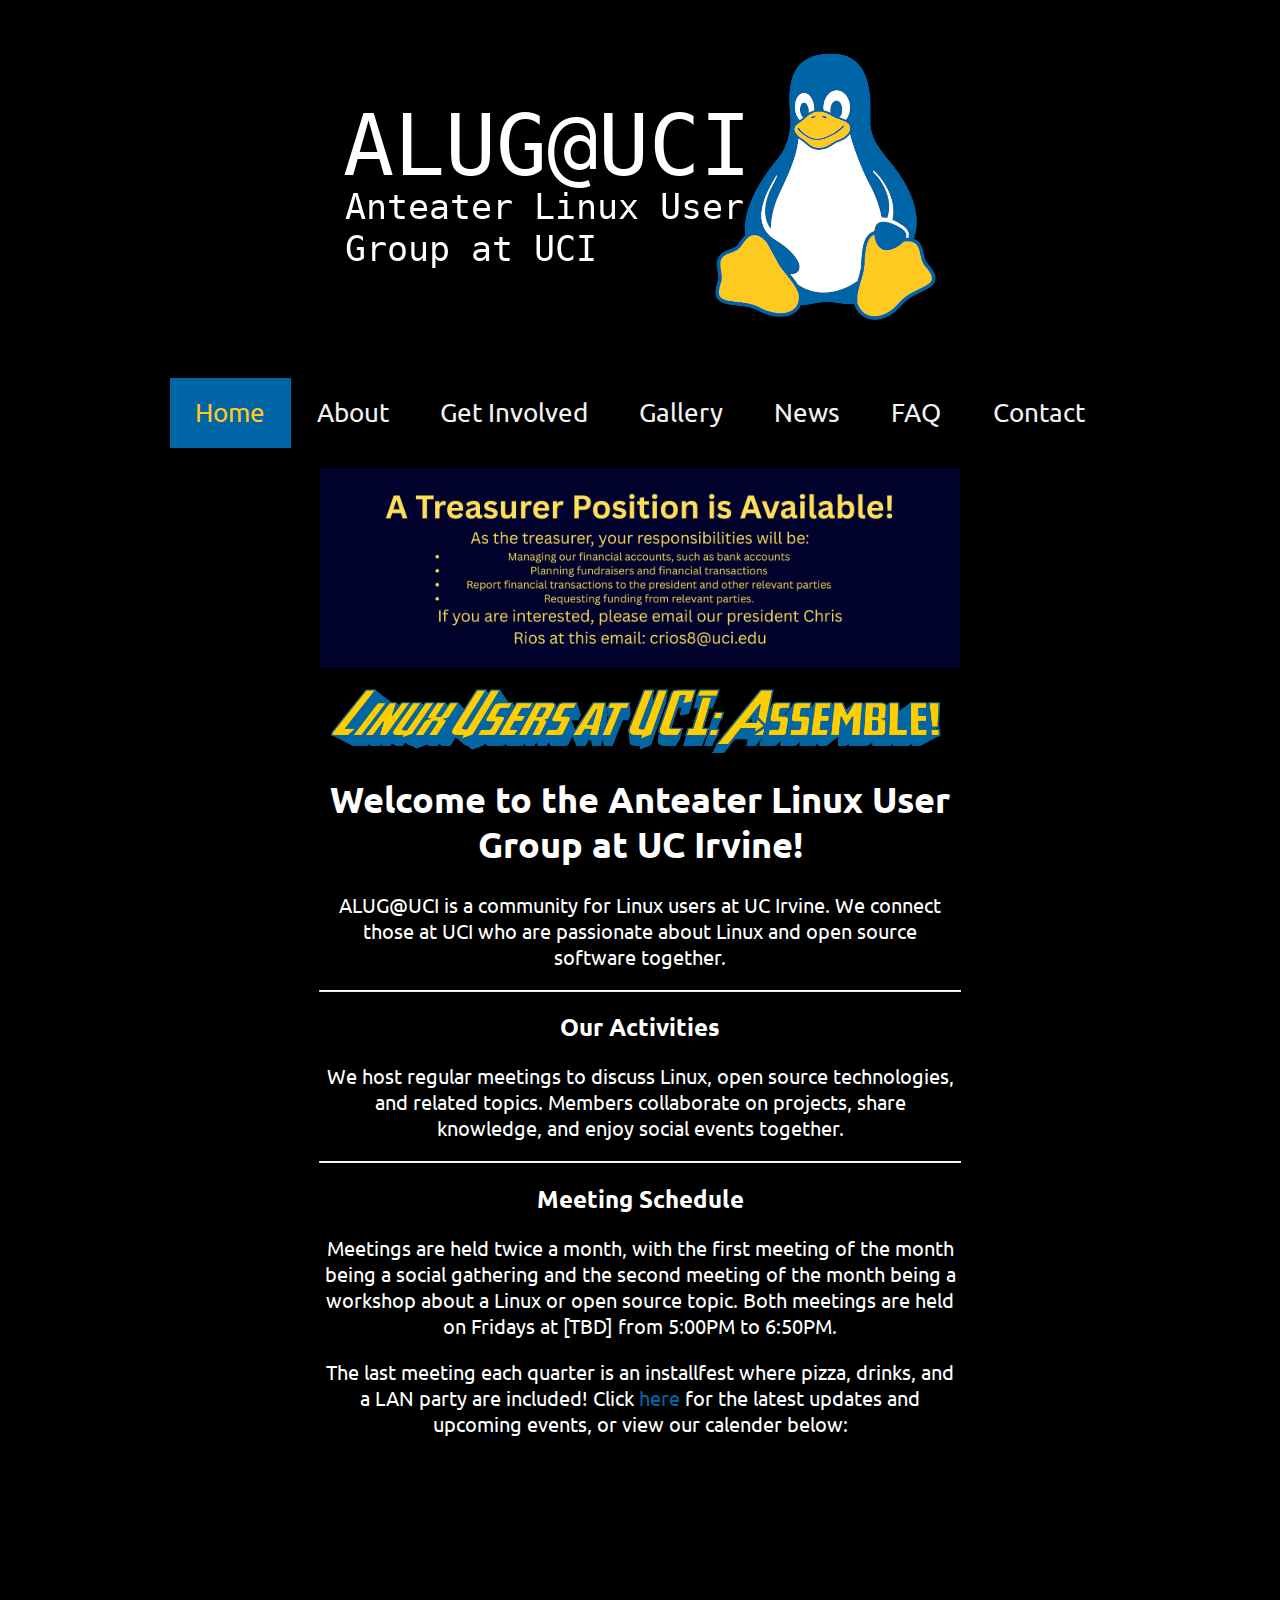
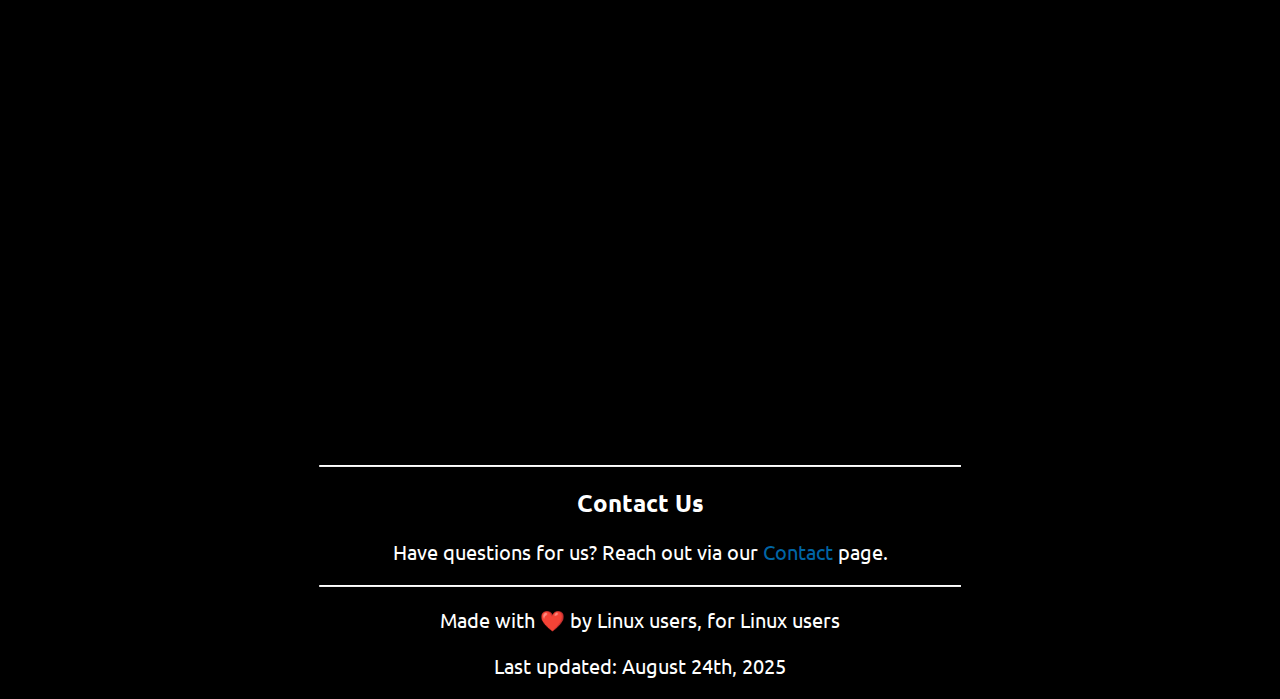
<file: index.html>
<!DOCTYPE html>
<html lang="en">
  <head>
    <meta charset="UTF-8" />
    <meta name="viewport" content="width=device-width, initial-scale=1.0" />
    <title>Home - ALUG@UCI</title>
    <link rel="stylesheet" href="assets/css/style.css" />
    <link rel="icon" type="image/png" href="assets/images/ALUG@UCI_icon.png" />
    <link rel="preconnect" href="https://fonts.googleapis.com" />
    <link rel="preconnect" href="https://fonts.gstatic.com" crossorigin />
    <link 
      href="https://fonts.googleapis.com/css2?family=Ubuntu+Mono:ital,wght@0,400;0,700;1,400;1,700&family=Ubuntu:ital,wght@0,300;0,400;0,500;0,700;1,300;1,400;1,500;1,700&display=swap" 
      rel="stylesheet"
    >

    <script defer data-domain="alugatuci.org" src="https://plausible.io/js/script.outbound-links.js"></script>
    <script>window.plausible = window.plausible || function() { (window.plausible.q = window.plausible.q || []).push(arguments) }</script>
  </head>
  <body>
    <a href="index.html" style="display: block; width: fit-content; margin: 0 auto;">
      <img
      src="assets/images/ALUG@UCI_Logo.png"
      alt="ALUG@UCI Logo"
      class="center-logo"
      style="max-width:100%; height:auto; display:block;"
      />
    </a>
    <br>
    <nav class="topnav">
      <a class="active" href="index.html">Home</a>
      <a href="about.html">About</a>
      <a href="involved.html">Get Involved</a>
      <a href="gallery.html">Gallery</a>
      <a href="news.html">News</a>
      <a href="faq.html">FAQ</a>
      <a href="contact.html">Contact</a>
    </nav>

    <br>

    <img 
      src="assets/images/treasurer_notice.png"
      alt="Treasurer Position Notice"
      class="assemble-img"
    >

    <br>

    <img
      src="assets/images/assemble.webp"
      alt="Linux Users at UCI: Assemble!"
      class="assemble-img"
    />
    <h1>Welcome to the Anteater Linux User Group at UC Irvine!</h1>
    <p>
      ALUG@UCI is a community for Linux users at UC Irvine. We connect
      those at UCI who are passionate about Linux and open source software 
      together.
    </p>
    <hr />
    <h2>Our Activities</h2>
    <p>
      We host regular meetings to discuss Linux, open source technologies, and
      related topics. Members collaborate on projects, share knowledge, and
      enjoy social events together.
    </p>
    <hr />
    <h2>Meeting Schedule</h2>
    <p>
      Meetings are held twice a month, with the first meeting of the month
      being a social gathering and the second meeting of the month being a 
      workshop about a Linux or open source topic. Both meetings are held on Fridays 
      at [TBD] from 5:00PM to 6:50PM.
    </p>
    <p>The last meeting each quarter is an installfest where pizza, drinks, 
      and a LAN party are included! Click <a href="news.html">here</a> for 
      the latest updates and upcoming events, or view our calender below:
    </p>
    <div style="display: flex; justify-content: center;">
      <iframe src="https://calendar.google.com/calendar/embed?src=alugatuci%40gmail.com&ctz=America%2FLos_Angeles" style="border: 0" width="800" height="600" frameborder="0" scrolling="no"></iframe>
    </div>
    <hr />
    <h2>Contact Us</h2>
    <p>
      Have questions for us? Reach out via our
      <a href="contact.html">Contact</a> page.
    </p>
    <hr>
    <p>Made with ❤️ by Linux users, for Linux users </p>
    <p>Last updated: August 24th, 2025</p>
  </body>
</html>
</file>
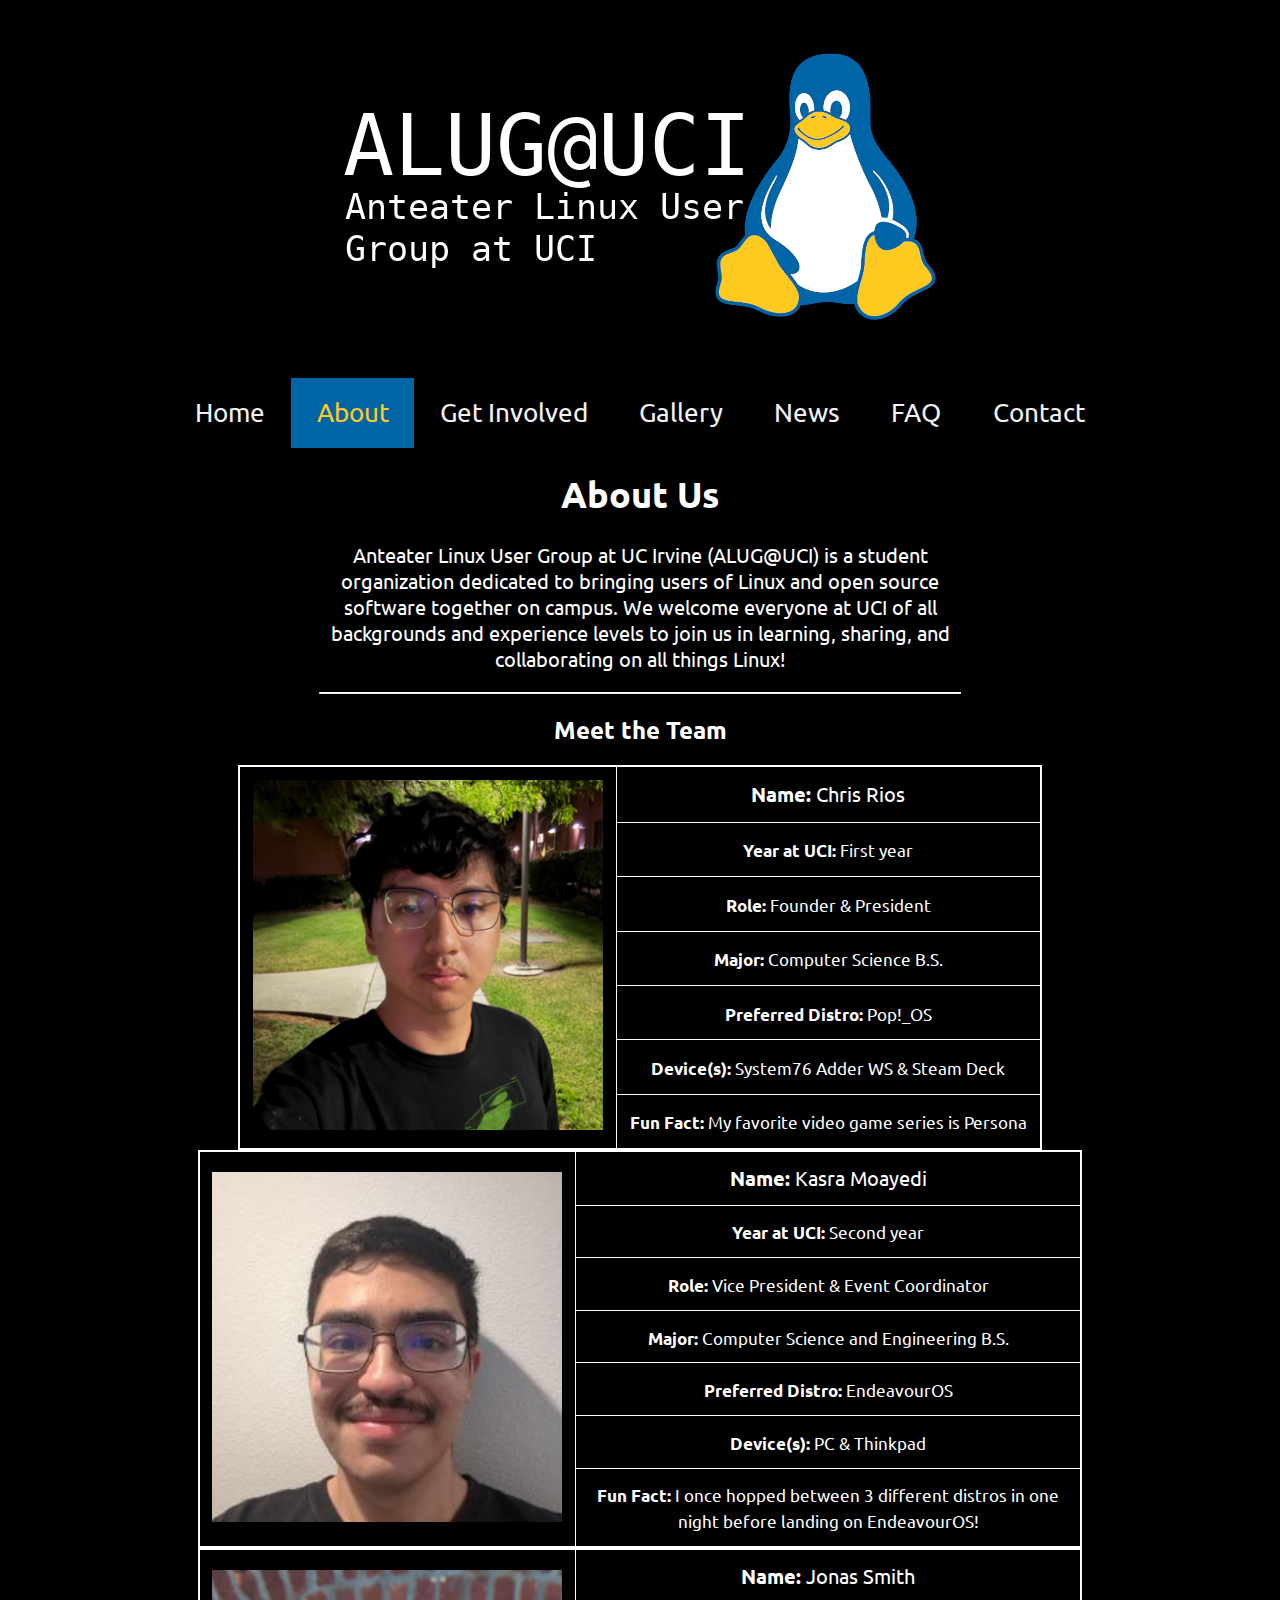
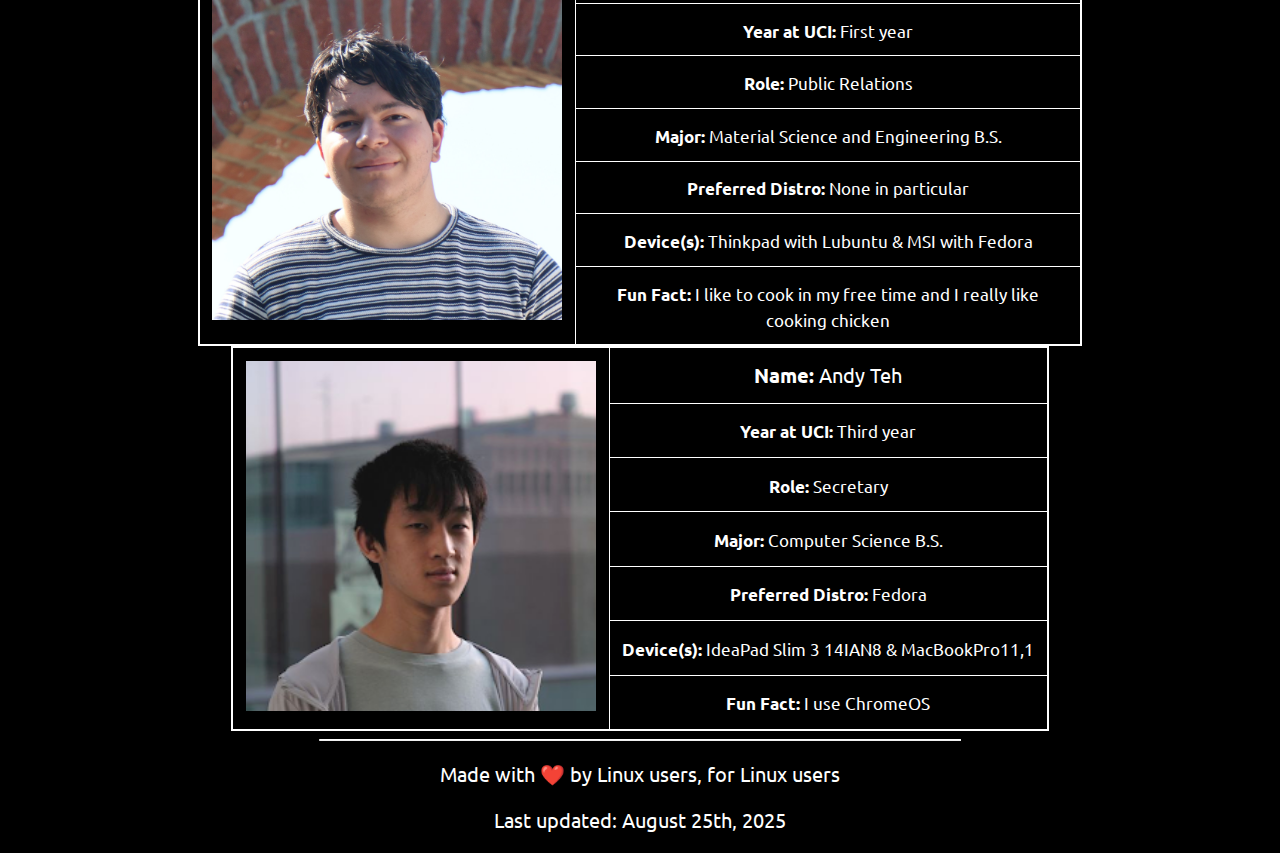
<file: about-new.html>
<!DOCTYPE html>
<html lang="en">
  <head>
    <meta charset="UTF-8" />
    <meta name="viewport" content="width=device-width, initial-scale=1.0" />
    <title>About - ALUG@UCI</title>
    <link rel="stylesheet" href="assets/css/style.css" />
    <link rel="icon" type="image/png" href="assets/images/ALUG@UCI_icon.png" />
    <link rel="preconnect" href="https://fonts.googleapis.com" />
    <link rel="preconnect" href="https://fonts.gstatic.com" crossorigin />
    <link
      href="https://fonts.googleapis.com/css2?family=Ubuntu+Mono:ital,wght@0,400;0,700;1,400;1,700&family=Ubuntu:ital,wght@0,300;0,400;0,500;0,700;1,300;1,400;1,500;1,700&display=swap"
      rel="stylesheet"
    />

    <script defer data-domain="alugatuci.org" src="https://plausible.io/js/script.outbound-links.js"></script>
    <script>window.plausible = window.plausible || function() { (window.plausible.q = window.plausible.q || []).push(arguments) }</script>
  </head>
  <body>
    <a href="home.html" style="display: block; width: fit-content; margin: 0 auto;">
      <img
      src="assets/images/ALUG@UCI_Logo.png"
      alt="ALUG@UCI Logo"
      class="center-logo"
      style="max-width:100%; height:auto; display:block;"
      />
    </a>
    <br />
    <nav class="topnav">
      <a href="home.html">Home</a>
      <a class="active" href="about.html">About</a>
      <a href="involved.html">Get Involved</a>
      <a href="gallery.html">Gallery</a>
      <a href="news.html">News</a>
      <a href="faq.html">FAQ</a>
      <a href="contact.html">Contact</a>
    </nav>

    <h1>About Us</h1>
    <p>
      Anteater Linux User Group at UC Irvine (ALUG@UCI) is a student
      organization dedicated to bringing users of Linux and open source
      software together on campus. We welcome everyone at UCI of all backgrounds and experience
      levels to join us in learning, sharing, and collaborating on all things
      Linux!
    </p>
    <hr />
    <h2>Meet the Team</h2>
    <style>
      
    </style>
    <table class="team-table">
      <tr>
        <td rowspan="7" style="width: 350px;"><img src="assets/images/about/chris_r.webp" alt="Chris Rios" width="350" height="350"></td>
        <td><strong>Name: </strong>Chris Rios</td>
      </tr>
      <tr>
        <td><small><strong>Year at UCI: </strong>First year</small></td>
      </tr>
      <tr>
        <td><small><strong>Role: </strong>Founder & President</small></td>
      </tr>
      <tr>
        <td><small><strong>Major: </strong>Computer Science B.S.</small></td>
      </tr>
      <tr>
        <td><small><strong>Preferred Distro: </strong>Pop!_OS</small></td>
      </tr>
      <tr>
        <td><small><strong>Device(s): </strong>System76 Adder WS & Steam Deck</small></td>
      </tr>
      <tr>
        <td><small><strong>Fun Fact: </strong>My favorite video game series is Persona</small></td>
      </tr>
    </table>
    <table class="team-table">
      <tr>
        <td rowspan="7" style="width: 350px;"><img src="assets/images/about/kasra.jpg" alt="Kasra Moayedi" width="350" height="350"></td>
        <td><strong>Name: </strong>Kasra Moayedi</td>
      </tr>
      <tr>
        <td><small><strong>Year at UCI: </strong>Second year</small></td>
      </tr>
      <tr>
        <td><small><strong>Role: </strong>Vice President & Event Coordinator</small></td>
      </tr>
      <tr>
        <td><small><strong>Major: </strong>Computer Science and Engineering B.S.</small></td>
      </tr>
      <tr>
        <td><small><strong>Preferred Distro: </strong>EndeavourOS</small></td>
      </tr>
      <tr>
        <td><small><strong>Device(s): </strong>PC & Thinkpad</small></td>
      </tr>
      <tr>
        <td><small><strong>Fun Fact: </strong>I once hopped between 3 different distros in one night before landing on EndeavourOS!</small></td>
      </tr>
    </table>
    <table class="team-table">
      <tr>
        <td rowspan="7" style="width: 350px;"><img src="assets/images/about/jonas_s.jpeg" alt="Kasra Moayedi" width="350" height="350"></td>
        <td><strong>Name: </strong>Jonas Smith</td>
      </tr>
      <tr>
        <td><small><strong>Year at UCI: </strong>First year</small></td>
      </tr>
      <tr>
        <td><small><strong>Role: </strong>Public Relations</small></td>
      </tr>
      <tr>
        <td><small><strong>Major: </strong>Material Science and Engineering B.S.</small></td>
      </tr>
      <tr>
        <td><small><strong>Preferred Distro: </strong>None in particular</small></td>
      </tr>
      <tr>
        <td><small><strong>Device(s): </strong>Thinkpad with Lubuntu & MSI with Fedora</small></td>
      </tr>
      <tr>
        <td><small><strong>Fun Fact: </strong>I like to cook in my free time and I really like cooking chicken</small></td>
      </tr>
    </table>
    <table class="team-table">
      <tr>
        <td rowspan="7" style="width: 350px;"><img src="assets/images/about/andy_t.png" alt="Kasra Moayedi" width="350" height="350"></td>
        <td><strong>Name: </strong>Andy Teh</td>
      </tr>
      <tr>
        <td><small><strong>Year at UCI: </strong>Third year</small></td>
      </tr>
      <tr>
        <td><small><strong>Role: </strong>Secretary</small></td>
      </tr>
      <tr>
        <td><small><strong>Major: </strong>Computer Science B.S.</small></td>
      </tr>
      <tr>
        <td><small><strong>Preferred Distro: </strong>Fedora</small></td>
      </tr>
      <tr>
        <td><small><strong>Device(s): </strong>IdeaPad Slim 3 14IAN8 & MacBookPro11,1</small></td>
      </tr>
      <tr>
        <td><small><strong>Fun Fact: </strong>I use ChromeOS</small></td>
      </tr>
    </table>
    <hr>
    <p>Made with ❤️ by Linux users, for Linux users </p>
    <p>Last updated: August 25th, 2025</p>
  </body>
</html>
</file>
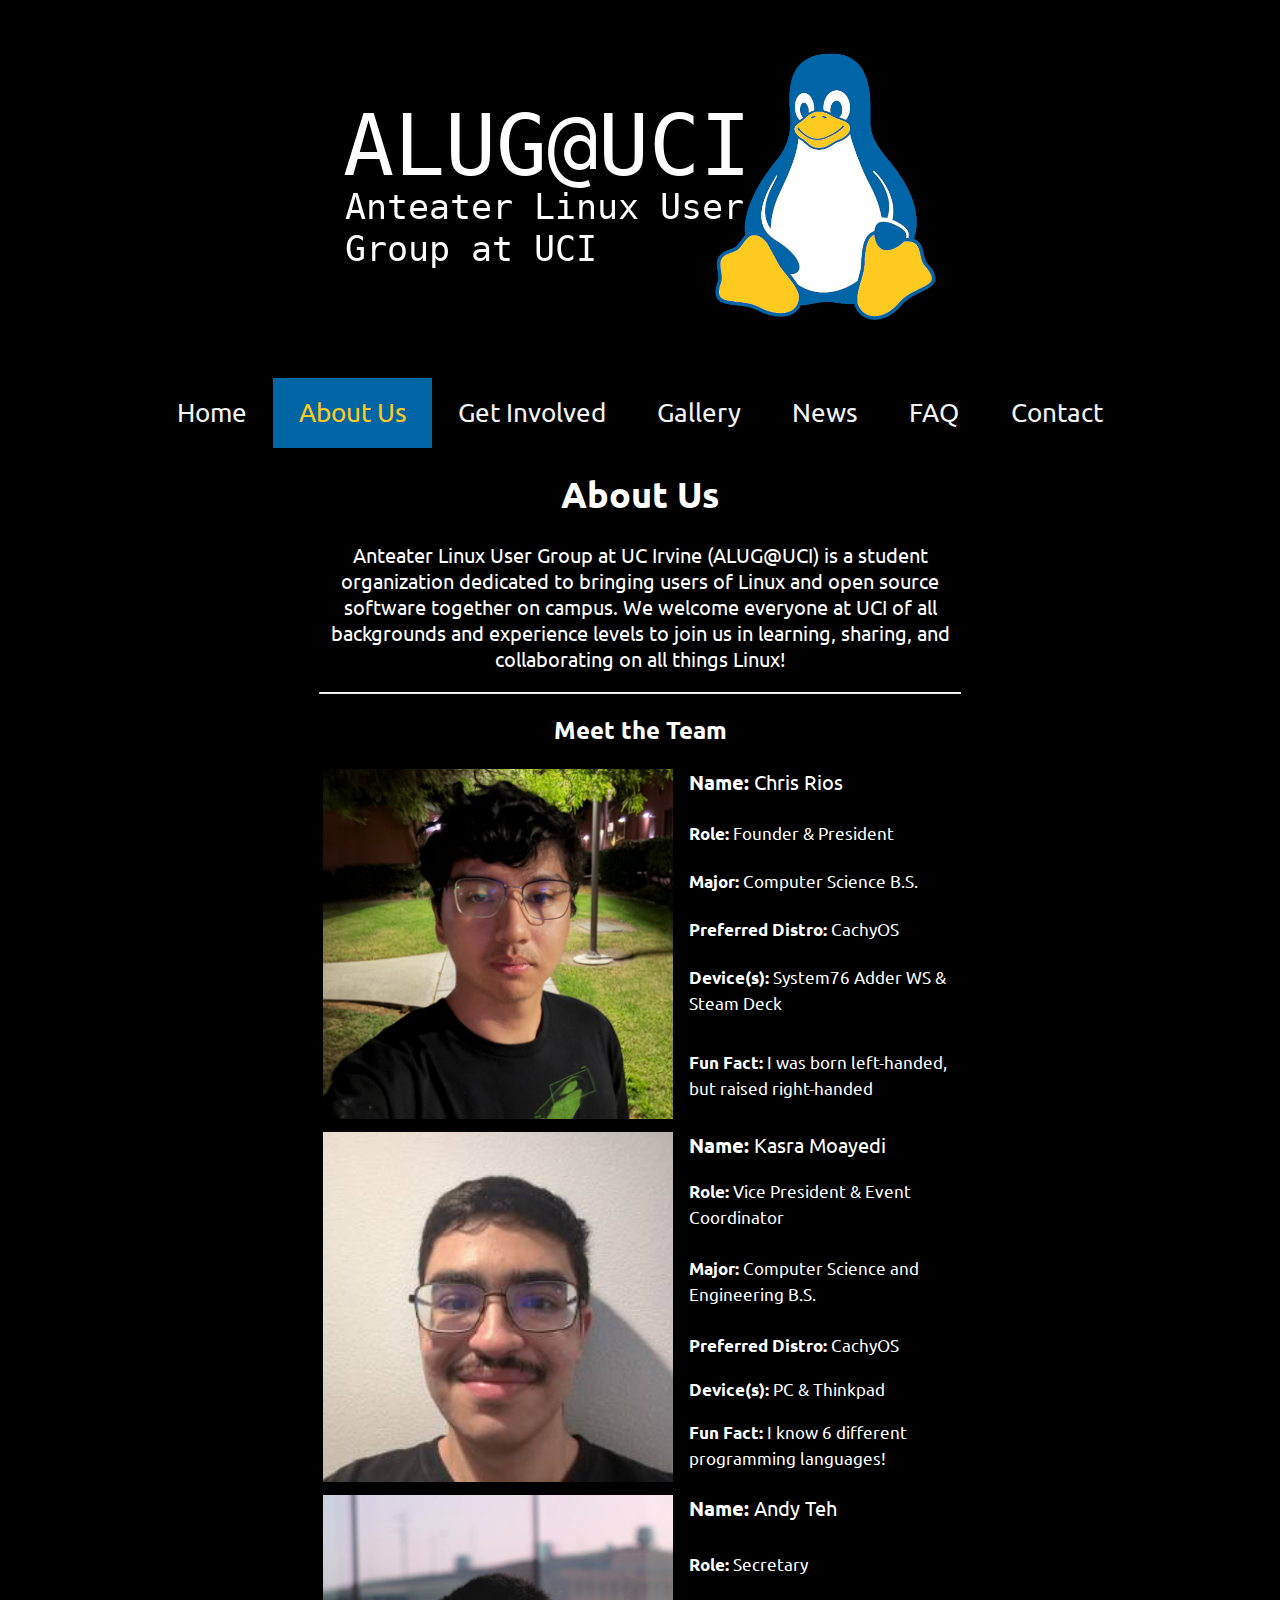
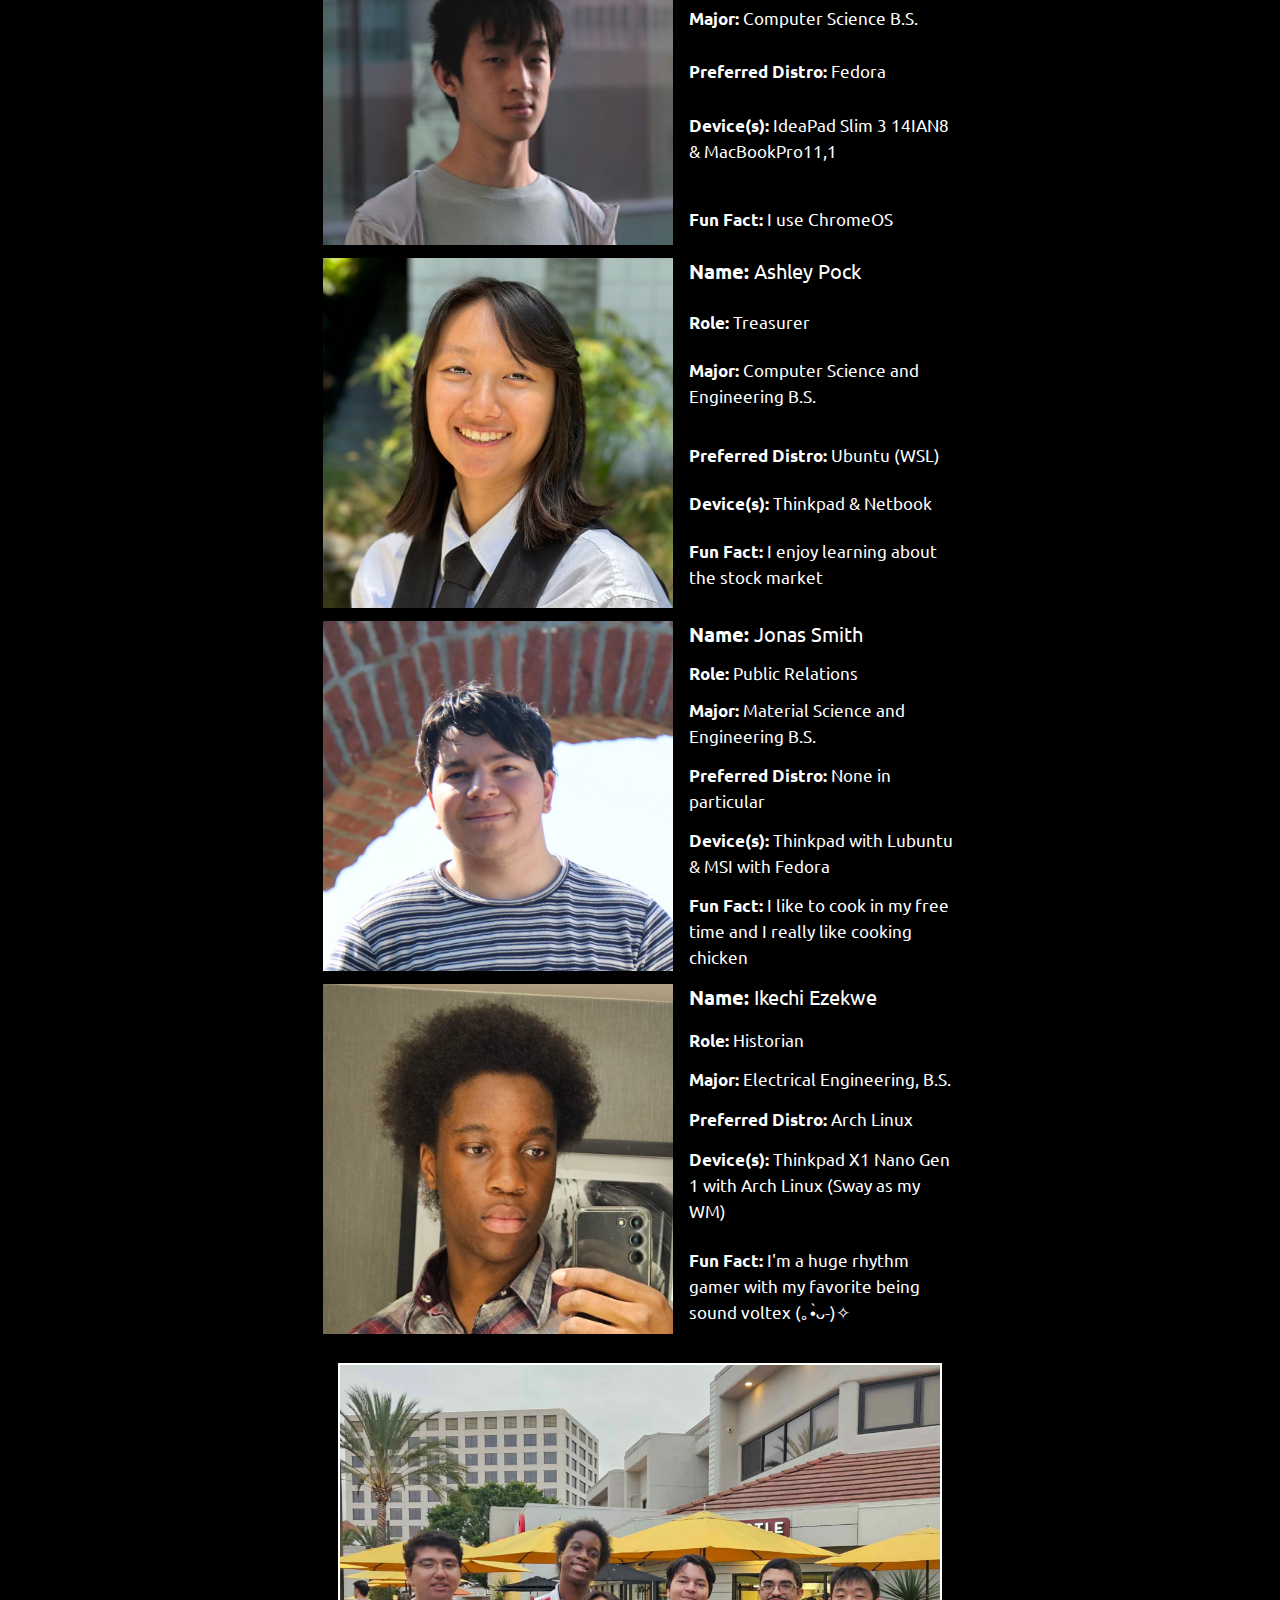
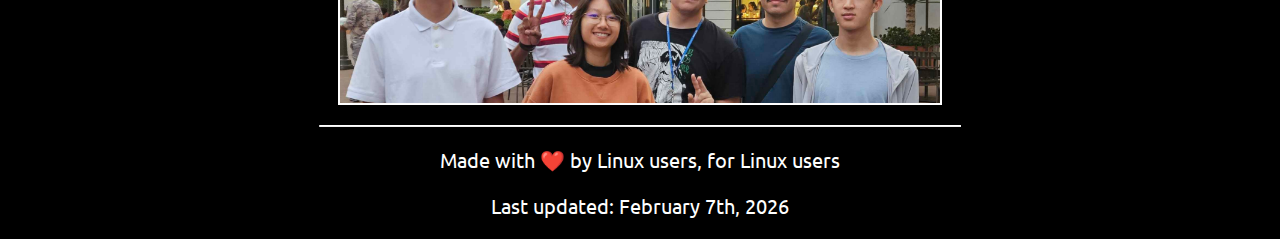
<file: about.html>
<!DOCTYPE html>
<html lang="en">
  <head>
    <meta charset="UTF-8" />
    <meta name="viewport" content="width=device-width, initial-scale=1.0" />
    <title>ALUG@UCI - About Us</title>
    <link rel="stylesheet" href="assets/css/style.css" />
    <link rel="icon" type="image/png" href="assets/images/ALUG@UCI_icon.png" />
    <link rel="preconnect" href="https://fonts.googleapis.com" />
    <link rel="preconnect" href="https://fonts.gstatic.com" crossorigin />
    <link
      href="https://fonts.googleapis.com/css2?family=Ubuntu+Mono:ital,wght@0,400;0,700;1,400;1,700&family=Ubuntu:ital,wght@0,300;0,400;0,500;0,700;1,300;1,400;1,500;1,700&display=swap"
      rel="stylesheet"
    />

    <script defer data-domain="alugatuci.org" src="https://plausible.io/js/script.outbound-links.js"></script>
    <script>window.plausible = window.plausible || function() { (window.plausible.q = window.plausible.q || []).push(arguments) }</script>
  </head>
  <body>
    <a href="home.html" style="display: block; width: fit-content; margin: 0 auto;">
      <img
      src="assets/images/ALUG@UCI_Logo.png"
      alt="ALUG@UCI Logo"
      class="center-logo"
      style="max-width:100%; height:auto; display:block;"
      />
    </a>
    <br />
    <nav class="topnav">
      <a href="home.html">Home</a>
      <a class="active" href="about.html">About Us</a>
      <a href="involved.html">Get Involved</a>
      <a href="gallery.html">Gallery</a>
      <a href="news.html">News</a>
      <a href="faq.html">FAQ</a>
      <a href="contact.html">Contact</a>
    </nav>

    <h1>About Us</h1>
    <p>
      Anteater Linux User Group at UC Irvine (ALUG@UCI) is a student
      organization dedicated to bringing users of Linux and open source
      software together on campus. We welcome everyone at UCI of all backgrounds and experience
      levels to join us in learning, sharing, and collaborating on all things
      Linux!
    </p>
    <hr />
    <h2>Meet the Team</h2>
    <style>
      
    </style>
    <table class="list-table">
      <tr>
        <td rowspan="6" style="width: 350px;"><img src="assets/images/about/chris_r.webp" alt="Chris Rios" width="350" height="350"></td>
        <td><strong>Name: </strong>Chris Rios</td>
      </tr>
      <tr>
        <td><small><strong>Role: </strong>Founder & President</small></td>
      </tr>
      <tr>
        <td><small><strong>Major: </strong>Computer Science B.S.</small></td>
      </tr>
      <tr>
        <td><small><strong>Preferred Distro: </strong>CachyOS</small></td>
      </tr>
      <tr>
        <td><small><strong>Device(s): </strong>System76 Adder WS & Steam Deck</small></td>
      </tr>
      <tr>
        <td><small><strong>Fun Fact: </strong>I was born left-handed, but raised right-handed</small></td>
      </tr>
    </table>
    <table class="list-table">
      <tr>
        <td rowspan="6" style="width: 350px;"><img src="assets/images/about/kasra.jpg" alt="Kasra Moayedi" width="350" height="350"></td>
        <td><strong>Name: </strong>Kasra Moayedi</td>
      </tr>
      <tr>
        <td><small><strong>Role: </strong>Vice President & Event Coordinator</small></td>
      </tr>
      <tr>
        <td><small><strong>Major: </strong>Computer Science and Engineering B.S.</small></td>
      </tr>
      <tr>
        <td><small><strong>Preferred Distro: </strong>CachyOS</small></td>
      </tr>
      <tr>
        <td><small><strong>Device(s): </strong>PC & Thinkpad</small></td>
      </tr>
      <tr>
        <td><small><strong>Fun Fact: </strong>I know 6 different programming languages!</small></td>
      </tr>
    </table>
    <table class="list-table">
      <tr>
        <td rowspan="6" style="width: 350px;"><img src="assets/images/about/andy_t.png" alt="Andy Teh" width="350" height="350"></td>
        <td><strong>Name: </strong>Andy Teh</td>
      </tr>
      <tr>
        <td><small><strong>Role: </strong>Secretary</small></td>
      </tr>
      <tr>
        <td><small><strong>Major: </strong>Computer Science B.S.</small></td>
      </tr>
      <tr>
        <td><small><strong>Preferred Distro: </strong>Fedora</small></td>
      </tr>
      <tr>
        <td><small><strong>Device(s): </strong>IdeaPad Slim 3 14IAN8 & MacBookPro11,1</small></td>
      </tr>
      <tr>
        <td><small><strong>Fun Fact: </strong>I use ChromeOS</small></td>
      </tr>
    </table>
    <table class="list-table">
      <tr>
        <td rowspan="6" style="width: 350px;"><img src="assets/images/about/Ashley_Pock.png" alt="Ashley Pock" width="350" height="350"></td>
        <td><strong>Name: </strong>Ashley Pock</td>
      </tr>
      <tr>
        <td><small><strong>Role: </strong>Treasurer</small></td>
      </tr>
      <tr>
        <td><small><strong>Major: </strong>Computer Science and Engineering B.S.</small></td>
      </tr>
      <tr>
        <td><small><strong>Preferred Distro: </strong>Ubuntu (WSL)</small></td>
      </tr>
      <tr>
        <td><small><strong>Device(s): </strong>Thinkpad & Netbook</small></td>
      </tr>
      <tr>
        <td><small><strong>Fun Fact: </strong>I enjoy learning about the stock market</small></td>
      </tr>
    </table>
    <table class="list-table">
      <tr>
        <td rowspan="6" style="width: 350px;"><img src="assets/images/about/jonas_s.jpeg" alt="Andy Teh" width="350" height="350"></td>
        <td><strong>Name: </strong>Jonas Smith</td>
      </tr>
      <tr>
        <td><small><strong>Role: </strong>Public Relations</small></td>
      </tr>
      <tr>
        <td><small><strong>Major: </strong>Material Science and Engineering B.S.</small></td>
      </tr>
      <tr>
        <td><small><strong>Preferred Distro: </strong>None in particular</small></td>
      </tr>
      <tr>
        <td><small><strong>Device(s): </strong>Thinkpad with Lubuntu & MSI with Fedora</small></td>
      </tr>
      <tr>
        <td><small><strong>Fun Fact: </strong>I like to cook in my free time and I really like cooking chicken</small></td>
      </tr>
    </table>
    <table class="list-table">
      <tr>
        <td rowspan="6" style="width: 350px;"><img src="assets/images/about/Ikechi.jpg" alt="Ikechi Ezekwe" width="350" height="350"></td>
        <td><strong>Name: </strong>Ikechi Ezekwe</td>
      </tr>
      <tr>
        <td><small><strong>Role: </strong>Historian</small></td>
      </tr>
      <tr>
        <td><small><strong>Major: </strong>Electrical Engineering, B.S.</small></td>
      </tr>
      <tr>
        <td><small><strong>Preferred Distro: </strong>Arch Linux</small></td>
      </tr>
      <tr>
        <td><small><strong>Device(s): </strong> Thinkpad X1 Nano Gen 1 with Arch Linux (Sway as my WM)</small></td>
      </tr>
      <tr>
        <td><small><strong>Fun Fact: </strong>I'm a huge rhythm gamer with my favorite being sound voltex (⁠｡⁠•̀⁠ᴗ⁠-⁠)⁠✧</small></td>
      </tr>
    </table>
    <img
      src="assets/images/about/whole_team_2025_2026.jpg"
      alt="ALUG@UCI Officer Group Photo 2025-2026"
      class="group-photo-img"
    >
    <hr>
    <p>Made with ❤️ by Linux users, for Linux users </p>
    <p>Last updated: February 7th, 2026</p>
  </body>
</html>
</file>
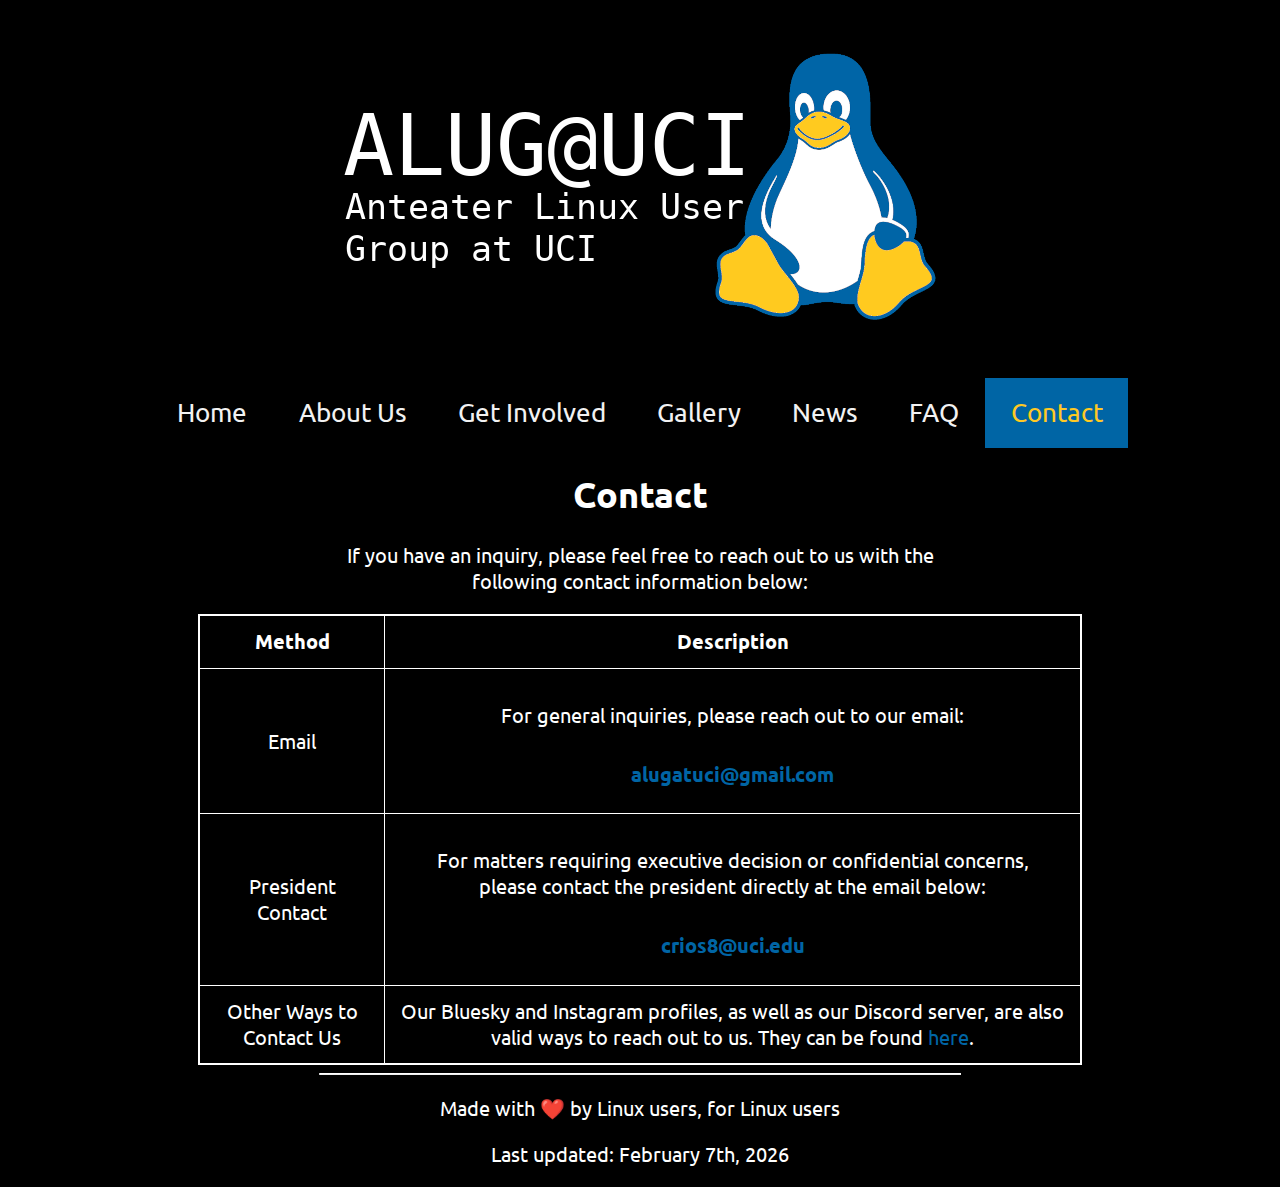
<file: contact.html>
<!DOCTYPE html>
<html lang="en">
  <head>
    <meta charset="UTF-8" />
    <meta name="viewport" content="width=device-width, initial-scale=1.0" />
    <title>ALUG@UCI - Contact</title>
    <link rel="stylesheet" href="assets/css/style.css" />
    <link rel="icon" type="image/png" href="assets/images/ALUG@UCI_icon.png" />
    <link rel="preconnect" href="https://fonts.googleapis.com" />
    <link rel="preconnect" href="https://fonts.gstatic.com" crossorigin />
    <link
      href="https://fonts.googleapis.com/css2?family=Ubuntu+Mono:ital,wght@0,400;0,700;1,400;1,700&family=Ubuntu:ital,wght@0,300;0,400;0,500;0,700;1,300;1,400;1,500;1,700&display=swap"
      rel="stylesheet"
    />

    <script defer data-domain="alugatuci.org" src="https://plausible.io/js/script.outbound-links.js"></script>
    <script>window.plausible = window.plausible || function() { (window.plausible.q = window.plausible.q || []).push(arguments) }</script>
  </head>
  <body>
    <a href="home.html" style="display: block; width: fit-content; margin: 0 auto;">
      <img
      src="assets/images/ALUG@UCI_Logo.png"
      alt="ALUG@UCI Logo"
      class="center-logo"
      style="max-width:100%; height:auto; display:block;"
      />
    </a>
    <br>
    <nav class="topnav">
      <a href="home.html">Home</a>
      <a href="about.html">About Us</a>
      <a href="involved.html">Get Involved</a>
      <a href="gallery.html">Gallery</a>
      <a href="news.html">News</a>
      <a href="faq.html">FAQ</a>
      <a class="active" href="contact.html">Contact</a>
    </nav>

    <h1>Contact</h1>
    <p>
      If you have an inquiry, please feel free to reach out to us with the
      following contact information below:
    </p>
    <table>
      <tr>
        <th>Method</th>
        <th>Description</th>
      </tr>
      <tr>
        <td>Email</td>
        <td>
          <p>For general inquiries, please reach out to our email:</p>
          <a href="mailto:alugatuci@gmail.com" class="btn">alugatuci@gmail.com</a>
        </td>
      </tr>
      <tr>
        <td>President Contact</td>
        <td>
            <p>For matters requiring executive decision or confidential concerns, please contact the president directly at the email below:</p>
          <a href="mailto:crios8@uci.edu" target="_blank" class="btn">crios8@uci.edu</a>
        </td>
      </tr>
      <tr>
        <td>
          Other Ways to Contact Us
        </td>
        <td>
          Our Bluesky and Instagram profiles, as well as our Discord server, are also valid ways to reach out to
          us. They can be found <a href="involved.html">here</a>.
        </td>
      </tr>
    </table>
    <hr>
    <p>Made with ❤️ by Linux users, for Linux users </p>
    <p>Last updated: February 7th, 2026</p>
  </body>
</html>
</file>
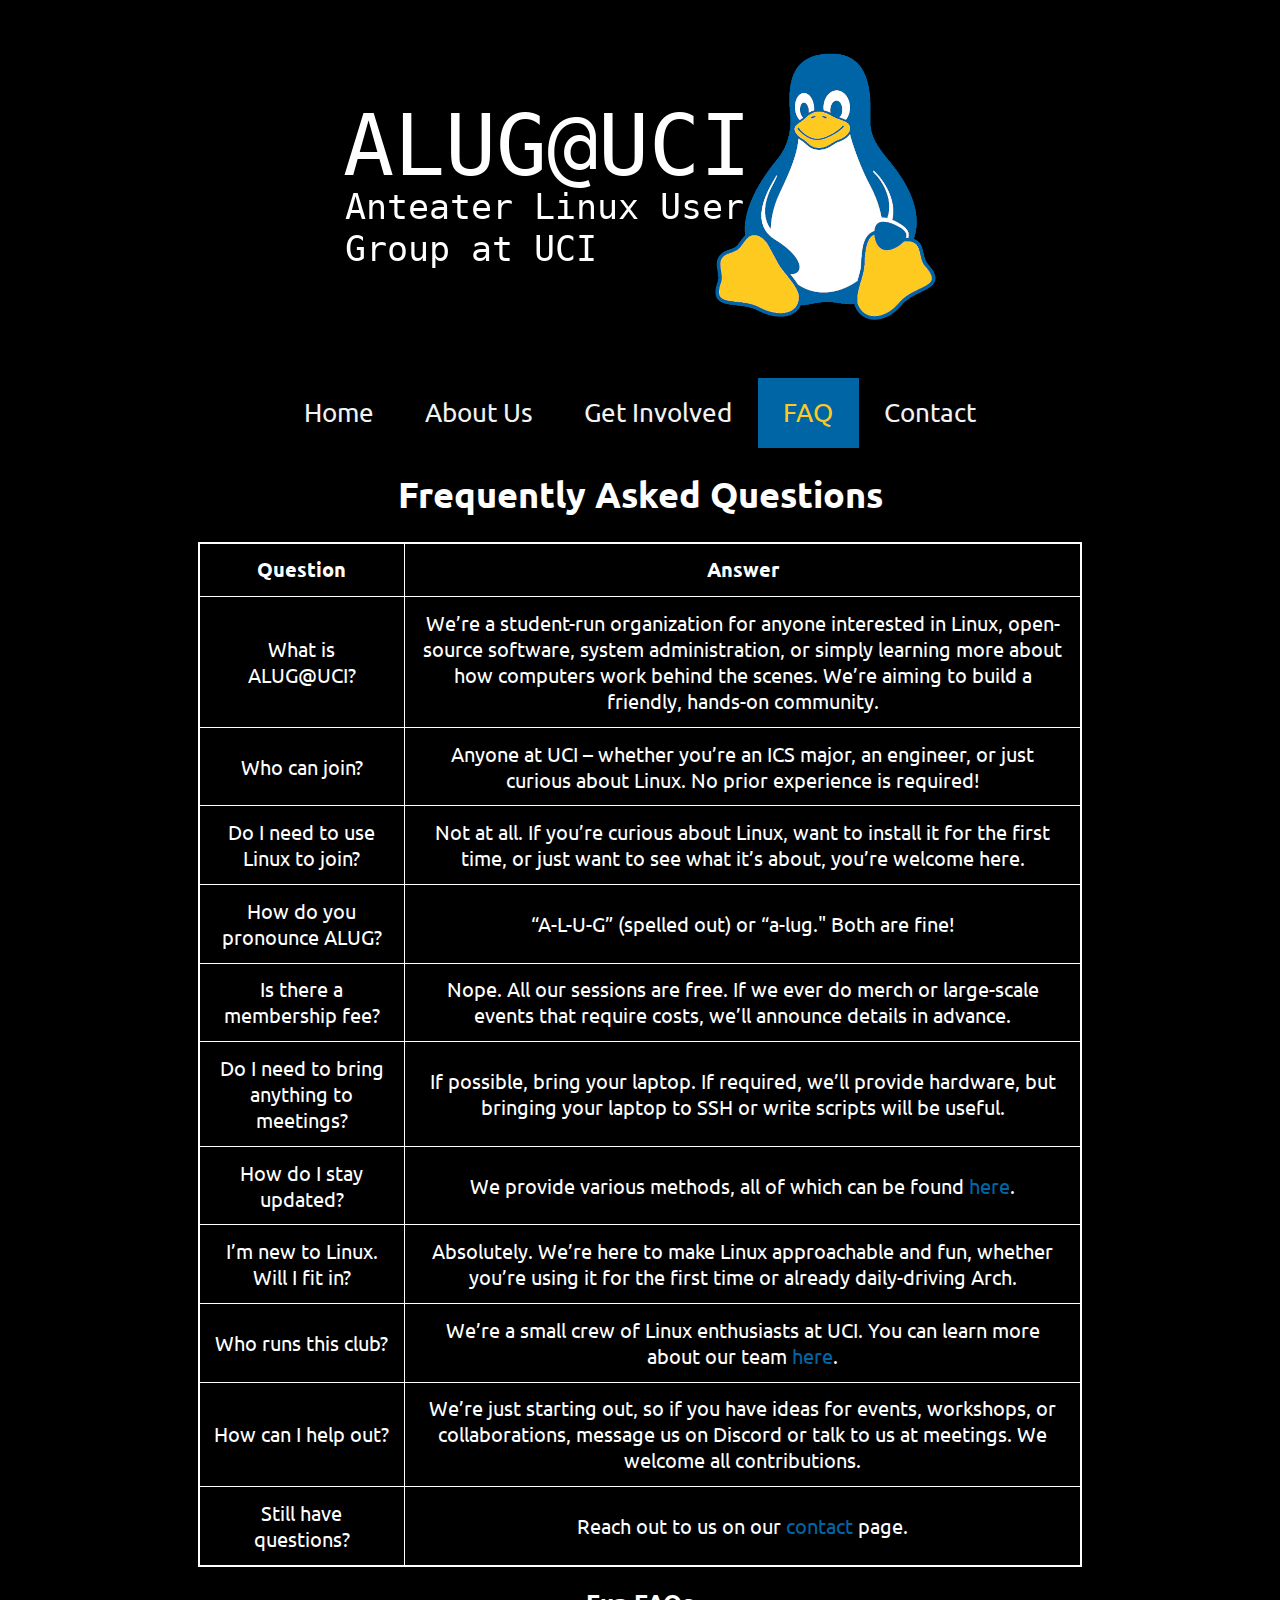
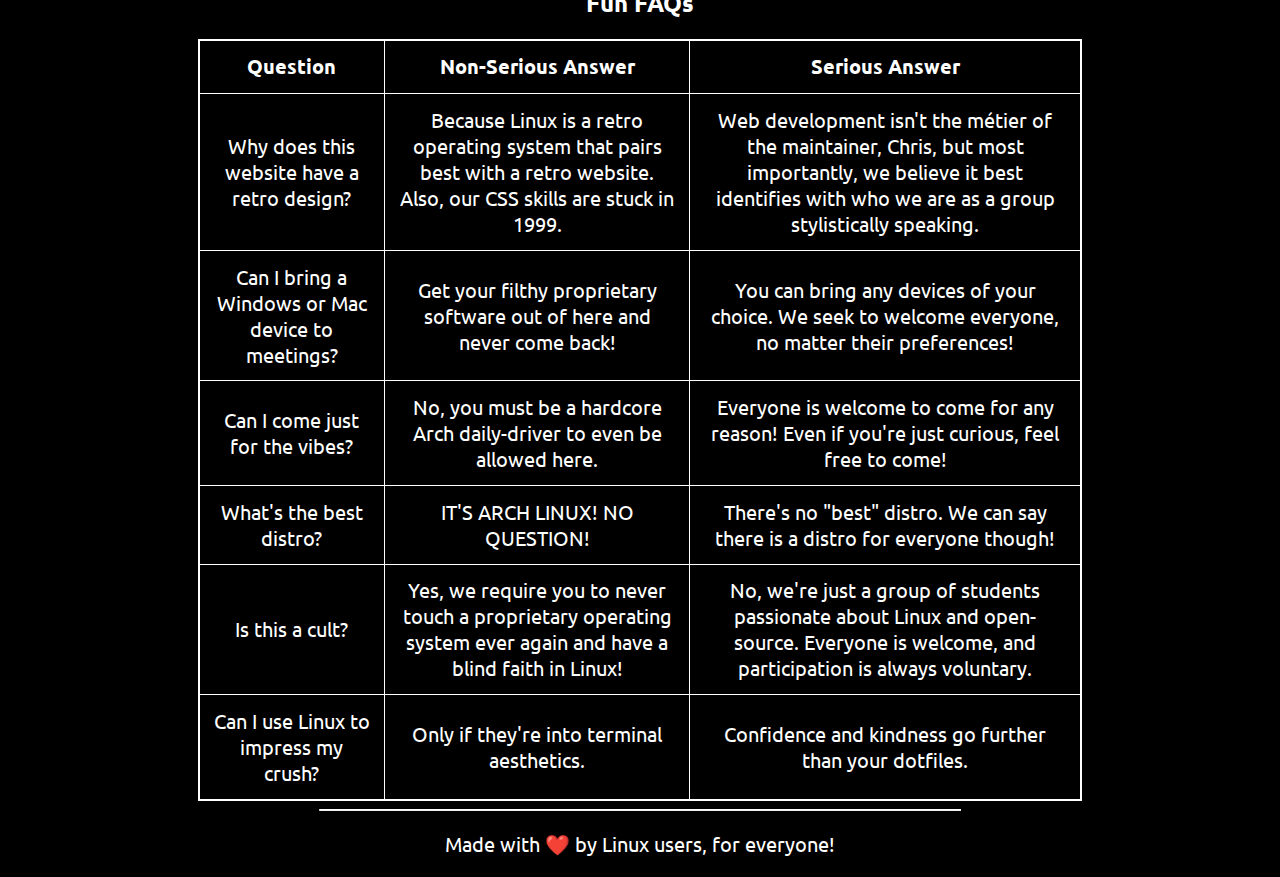
<file: faq.html>
<!DOCTYPE html>
<html lang="en">
  <head>
    <meta charset="UTF-8" />
    <meta name="viewport" content="width=device-width, initial-scale=1.0" />
    <title>ALUG@UCI - Frequently Asked Questions</title>
    <link rel="stylesheet" href="assets/css/style.css" />
    <link rel="icon" type="image/png" href="assets/images/ALUG@UCI_icon.png" />
    <link rel="preconnect" href="https://fonts.googleapis.com" />
    <link rel="preconnect" href="https://fonts.gstatic.com" crossorigin />
    <link
      href="https://fonts.googleapis.com/css2?family=Ubuntu+Mono:ital,wght@0,400;0,700;1,400;1,700&family=Ubuntu:ital,wght@0,300;0,400;0,500;0,700;1,300;1,400;1,500;1,700&display=swap"
      rel="stylesheet"
    />

    <script defer data-domain="alugatuci.org" src="https://plausible.io/js/script.outbound-links.js"></script>
    <script>window.plausible = window.plausible || function() { (window.plausible.q = window.plausible.q || []).push(arguments) }</script>
  </head>
  <body>
    <a href="home.html" style="display: block; width: fit-content; margin: 0 auto;">
      <img
      src="assets/images/ALUG@UCI_Logo.png"
      alt="ALUG@UCI Logo"
      class="center-logo"
      style="max-width:100%; height:auto; display:block;"
      />
    </a>
    <br />
    <nav class="topnav">
      <a href="home.html">Home</a>
      <a href="about.html">About Us</a>
      <a href="involved.html">Get Involved</a>
      <!--<a href="projects.html">Projects</a>-->
      <a class="active" href="faq.html">FAQ</a>
      <a href="contact.html">Contact</a>
    </nav>

    <h1>Frequently Asked Questions</h1>
    <table>
      <tr>
        <th>Question</th>
        <th>Answer</th>
      </tr>
      <tr>
        <td>What is ALUG@UCI?</td>
        <td>
          We’re a student-run organization for anyone interested in Linux,
          open-source software, system administration, or simply learning more
          about how computers work behind the scenes. We’re aiming to build a
          friendly, hands-on community.
        </td>
      </tr>
      <tr>
        <td>Who can join?</td>
        <td>
          Anyone at UCI – whether you’re an ICS major, an engineer, or just
          curious about Linux. No prior experience is required!
        </td>
      </tr>
      <tr>
        <td>Do I need to use Linux to join?</td>
        <td>
          Not at all. If you’re curious about Linux, want to install it for the
          first time, or just want to see what it’s about, you’re welcome here.
        </td>
      </tr>
      <tr>
        <td>How do you pronounce ALUG?</td>
        <td>
          “A-L-U-G” (spelled out) or “a-lug." Both are fine!
      </tr>
      <tr>
        <td>Is there a membership fee?</td>
        <td>
          Nope. All our sessions are free. If we ever do merch or large-scale
          events that require costs, we’ll announce details in advance.
        </td>
      </tr>
      <tr>
        <td>Do I need to bring anything to meetings?</td>
        <td>
          If possible, bring your laptop. If required, we’ll provide hardware,
          but bringing your laptop to SSH or write scripts will be useful.
        </td>
      </tr>
      <tr>
        <td>How do I stay updated?</td>
        <td>
          We provide various methods, all of which can be found
          <a href="involved.html">here</a>.
        </td>
      </tr>
      <tr>
        <td>I’m new to Linux. Will I fit in?</td>
        <td>
          Absolutely. We’re here to make Linux approachable and fun, whether
          you’re using it for the first time or already daily-driving Arch.
        </td>
      </tr>
      <tr>
        <td>Who runs this club?</td>
        <td>
          We’re a small crew of Linux enthusiasts at UCI. You can
          learn more about our team <a href="about.html">here</a>.
        </td>
      </tr>
      <tr>
        <td>How can I help out?</td>
        <td>
          We’re just starting out, so if you have ideas for events, workshops,
          or collaborations, message us on Discord or talk to us at meetings. We
          welcome all contributions.
        </td>
      </tr>
      <tr>
        <td>Still have questions?</td>
        <td>Reach out to us on our <a href="contact.html">contact</a> page.</td>
      </tr>
    </table>

    <h2>
      Fun FAQs
    </h2>
    <table>
      <tr>
        <th>
          Question
        </th>
        <th>
          Non-Serious Answer
        </th>
        <th>
          Serious Answer
        </th>
      </tr>
      <tr>
        <td>Why does this website have a retro design?</td>
        <td>
          Because Linux is a retro operating system that pairs best with a retro website. Also, our CSS skills are stuck in 1999.
        </td>
        <td>
          Web development isn't the métier of the maintainer, Chris, but most importantly,
          we believe it best identifies with who we are as a group stylistically speaking.
        </td>
      </tr>
      <tr>
        <td>
          Can I bring a Windows or Mac device to meetings?
        </td>
        <td>
          Get your filthy proprietary software out of here and never come back!
        </td>
        <td>
          You can bring any devices of your choice. We seek to welcome everyone, no matter their preferences!
        </td>
      </tr>
      <tr>
        <td>
          Can I come just for the vibes?
        </td>
        <td>
          No, you must be a hardcore Arch daily-driver to even be allowed here.
        </td>
        <td>
          Everyone is welcome to come for any reason! Even if you're just curious, feel free to come!
        </td>
      </tr>
      <tr>
        <td>
          What's the best distro?
        </td>
        <td>
          IT'S ARCH LINUX! NO QUESTION!
        </td>
        <td>
          There's no "best" distro. We can say there is a distro for everyone though!
        </td>
      </tr>
      <tr>
        <td>
          Is this a cult?
        </td>
        <td>
          Yes, we require you to never touch a proprietary operating system ever again and
          have a blind faith in Linux!
        </td>
        <td>
          No, we're just a group of students passionate about Linux and open-source. Everyone is welcome, and participation is always voluntary.
        </td>
      </tr>
      <tr>
        <td>
          Can I use Linux to impress my crush?
        </td>
        <td>
          Only if they're into terminal aesthetics.
        </td>
        <td>
          Confidence and kindness go further than your dotfiles.
        </td>
      </tr>
    </table>

    <hr>
    <p>Made with ❤️ by Linux users, for everyone!</p>
  </body>
</html>
</file>
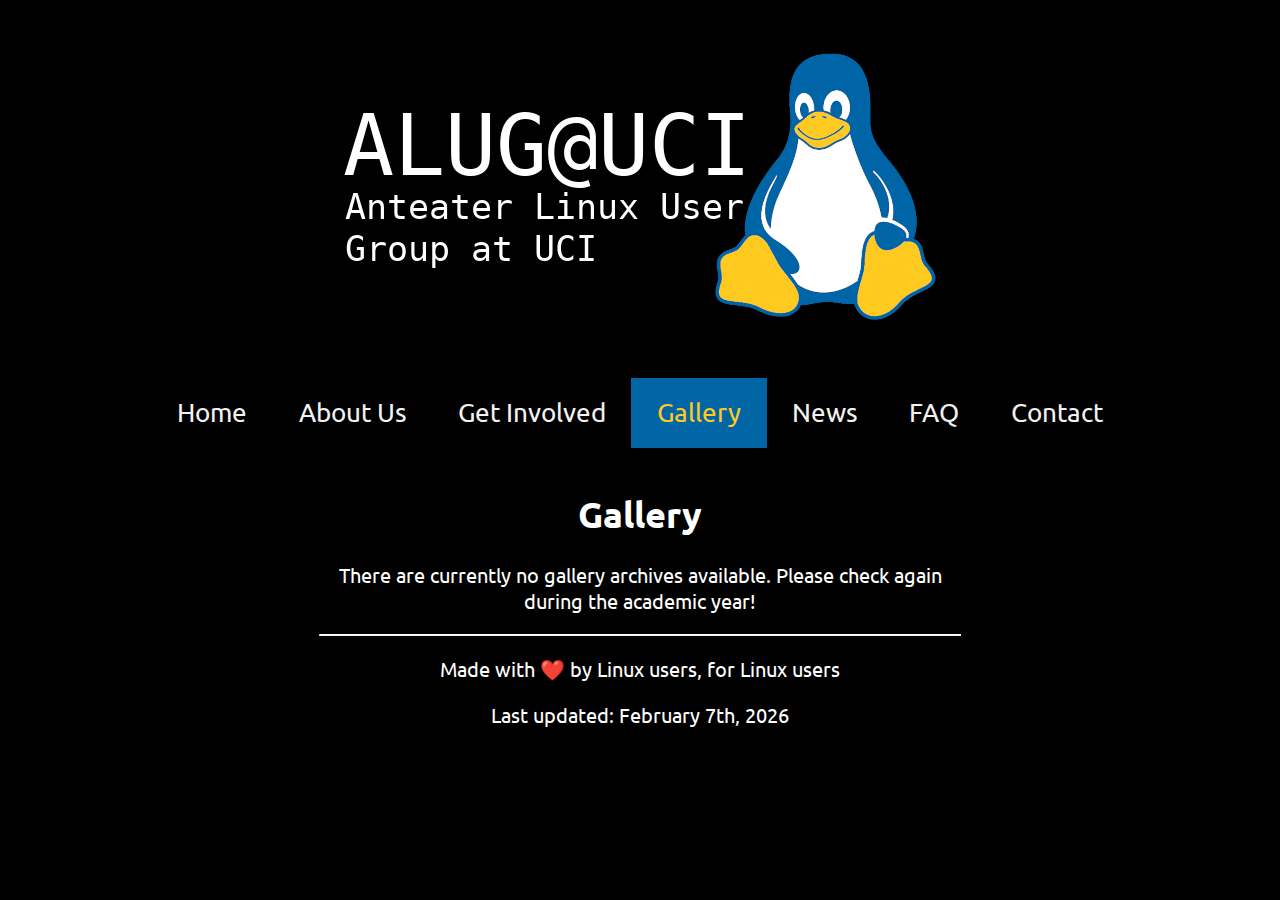
<file: gallery.html>
<!DOCTYPE html>
<html lang="en">
  <head>
    <meta charset="UTF-8" />
    <meta name="viewport" content="width=device-width, initial-scale=1.0" />
    <title>ALUG@UCI - Gallery</title>
    <link rel="stylesheet" href="assets/css/style.css" />
    <link rel="icon" type="image/png" href="assets/images/ALUG@UCI_icon.png" />
    <link rel="preconnect" href="https://fonts.googleapis.com" />
    <link rel="preconnect" href="https://fonts.gstatic.com" crossorigin />
    <link 
      href="https://fonts.googleapis.com/css2?family=Ubuntu+Mono:ital,wght@0,400;0,700;1,400;1,700&family=Ubuntu:ital,wght@0,300;0,400;0,500;0,700;1,300;1,400;1,500;1,700&display=swap" 
      rel="stylesheet"
    >

    <script defer data-domain="alugatuci.org" src="https://plausible.io/js/script.outbound-links.js"></script>
    <script>window.plausible = window.plausible || function() { (window.plausible.q = window.plausible.q || []).push(arguments) }</script>
  </head>
  <body>
    <a href="home.html" style="display: block; width: fit-content; margin: 0 auto;">
      <img
      src="assets/images/ALUG@UCI_Logo.png"
      alt="ALUG@UCI Logo"
      class="center-logo"
      style="max-width:100%; height:auto; display:block;"
      />
    </a>
    <br>
    <nav class="topnav">
      <a href="home.html">Home</a>
      <a href="about.html">About Us</a>
      <a href="involved.html">Get Involved</a>
      <a class="active" href="gallery.html">Gallery</a>
      <a href="news.html">News</a>
      <a href="faq.html">FAQ</a>
      <a href="contact.html">Contact</a>
    </nav>
    <br>
    <h1>Gallery</h1>
    <p>There are currently no gallery archives available. Please check again during the academic year!</p>
    
    <hr>
    <p>Made with ❤️ by Linux users, for Linux users </p>
    <p>Last updated: February 7th, 2026</p>
  </body>
</html>
</file>
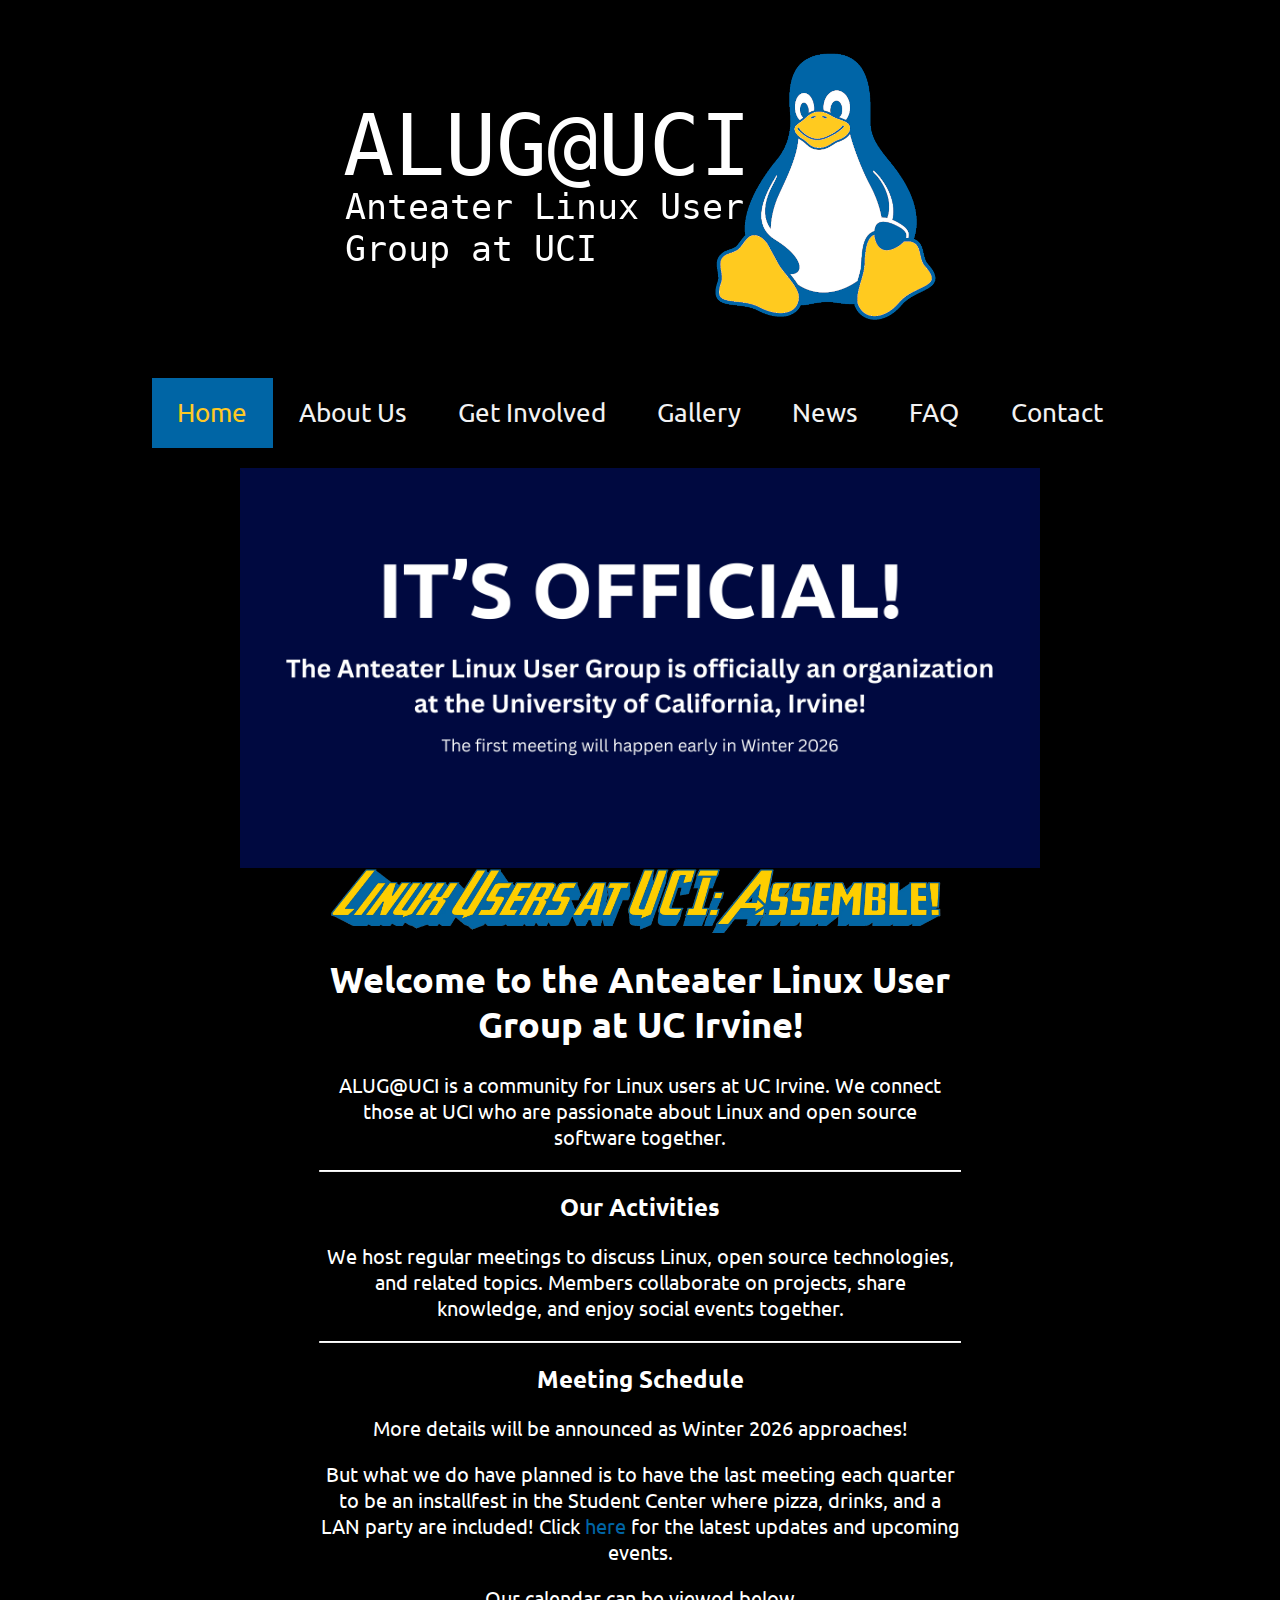
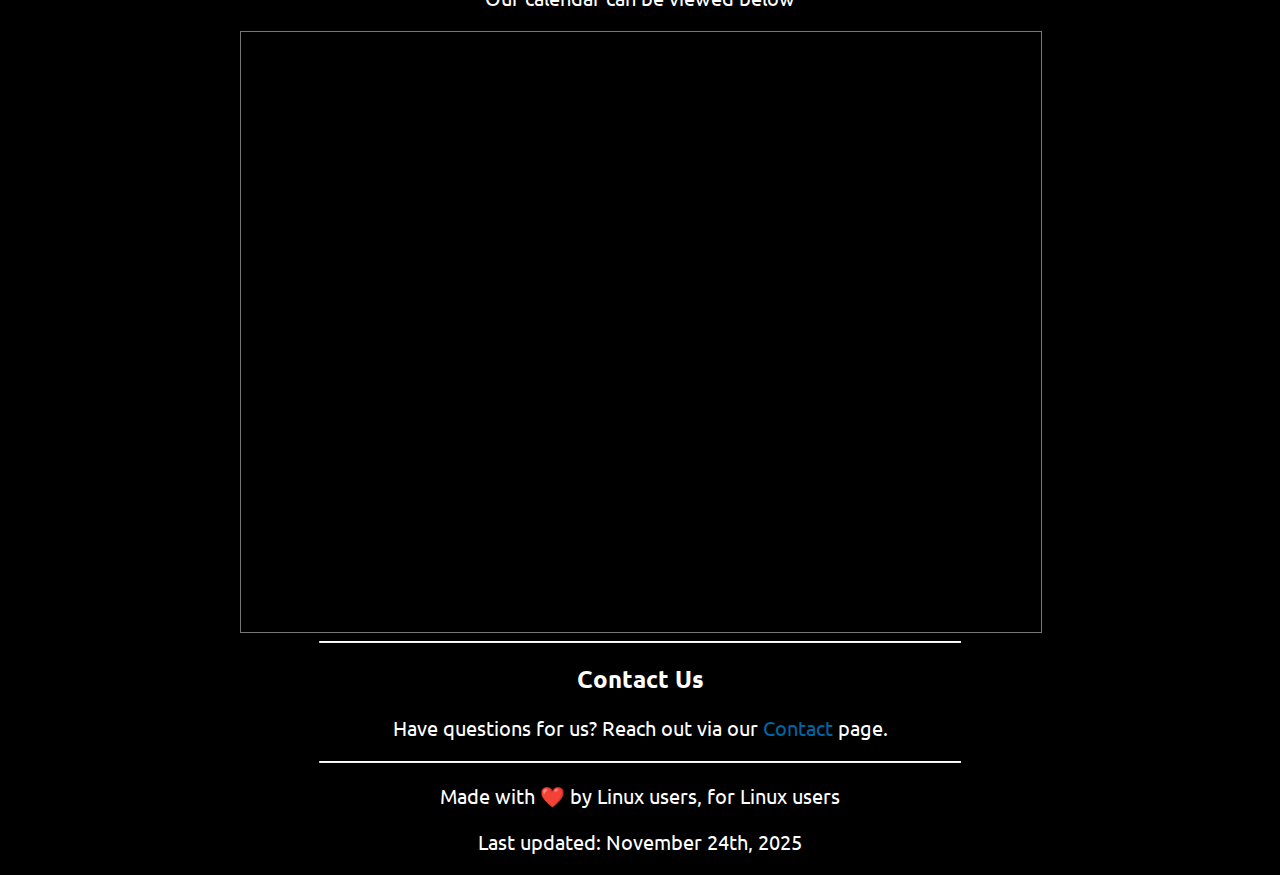
<file: home.html>
<!DOCTYPE html>
<html lang="en">
  <head>
    <meta charset="UTF-8" />
    <meta name="viewport" content="width=device-width, initial-scale=1.0" />
    <title>ALUG@UCI - Home</title>
    <link rel="stylesheet" href="assets/css/style.css" />
    <link rel="icon" type="image/png" href="assets/images/ALUG@UCI_icon.png" />
    
    <!-- OpenGraph Meta Tags -->
    <meta property="og:title" content="ALUG@UCI - Home">
    <meta property="og:description" content="Welcome to the Anteater Linux User Group at UC Irvine! ALUG@UCI is a community for Linux users at UCI.">
    <meta property="og:image" content="https://alugatuci.org/assets/images/alug-image.png">
    <meta property="og:image:width" content="901">
    <meta property="og:image:height" content="437">
    <meta property="og:url" content="https://alugatuci.org/home.html">
    <meta property="og:type" content="website">
    <meta property="og:site_name" content="ALUG@UCI - Anteater Linux User Group">
    
    <!-- Twitter Card Meta Tags -->
    <meta name="twitter:card" content="summary_large_image">
    <meta name="twitter:title" content="Home - ALUG@UCI">
    <meta name="twitter:description" content="Welcome to the Anteater Linux User Group at UC Irvine! ALUG@UCI is a community for Linux users at UCI.">
    <meta name="twitter:image" content="https://alugatuci.org/assets/images/alug-image.png">
    
    <link rel="preconnect" href="https://fonts.googleapis.com" />
    <link rel="preconnect" href="https://fonts.gstatic.com" crossorigin />
    <link 
      href="https://fonts.googleapis.com/css2?family=Ubuntu+Mono:ital,wght@0,400;0,700;1,400;1,700&family=Ubuntu:ital,wght@0,300;0,400;0,500;0,700;1,300;1,400;1,500;1,700&display=swap" 
      rel="stylesheet"
    >

    <script defer data-domain="alugatuci.org" src="https://plausible.io/js/script.outbound-links.js"></script>
    <script>window.plausible = window.plausible || function() { (window.plausible.q = window.plausible.q || []).push(arguments) }</script>
  </head>
  <body>
    <a href="home.html" style="display: block; width: fit-content; margin: 0 auto;">
      <img
      src="assets/images/ALUG@UCI_Logo.png"
      alt="ALUG@UCI Logo"
      class="center-logo"
      style="max-width:100%; height:auto; display:block;"
      />
    </a>
    <br>
    <nav class="topnav">
      <a class="active" href="home.html">Home</a>
      <a href="about.html">About Us</a>
      <a href="involved.html">Get Involved</a>
      <a href="gallery.html">Gallery</a>
      <a href="news.html">News</a>
      <a href="faq.html">FAQ</a>
      <a href="contact.html">Contact</a>
    </nav>

    <br>

    <img
      src="assets/images/approval_banner.png"
      alt="ALUG@UCI is an approved student organization at UCI"
      class="approval-banner"
      style="display:block; max-width:800px; width:100%; height:auto; margin:0 auto;"
    />

    <img
      src="assets/images/assemble.webp"
      alt="Linux Users at UCI: Assemble!"
      class="assemble-img"
    />
    <h1>Welcome to the Anteater Linux User Group at UC Irvine!</h1>
    <p>
      ALUG@UCI is a community for Linux users at UC Irvine. We connect
      those at UCI who are passionate about Linux and open source software 
      together.
    </p>
    <hr />
    <h2>Our Activities</h2>
    <p>
      We host regular meetings to discuss Linux, open source technologies, and
      related topics. Members collaborate on projects, share knowledge, and
      enjoy social events together.
    </p>
    <hr />
    <h2>Meeting Schedule</h2>
    <p>
      More details will be announced as Winter 2026 approaches!
    </p>
    <p>But what we do have planned is to have the last 
      meeting each quarter to be an installfest in the Student Center where pizza, drinks, 
      and a LAN party are included! Click <a href="news.html">here</a> for 
      the latest updates and upcoming events.
    </p>
    <p>
      Our calendar can be viewed below
    </p>
    <div style="max-width:800px; margin:0 auto;">
      <iframe
        src="https://calendar.google.com/calendar/embed?height=600&wkst=1&ctz=America%2FLos_Angeles&showPrint=0&title=ALUG%40UCI%20Schedule&src=YWx1Z2F0dWNpQGdtYWlsLmNvbQ&color=%23039be5"
        style="border:solid 1px #777; display:block; width:100%; height:600px;"
        frameborder="0" scrolling="no">
      </iframe>
    </div>
    <hr />
    <h2>Contact Us</h2>
    <p>
      Have questions for us? Reach out via our
      <a href="contact.html">Contact</a> page.
    </p>
    <hr>
    <p>Made with ❤️ by Linux users, for Linux users </p>
    <p>Last updated: November 24th, 2025</p>
  </body>
</html>
</file>
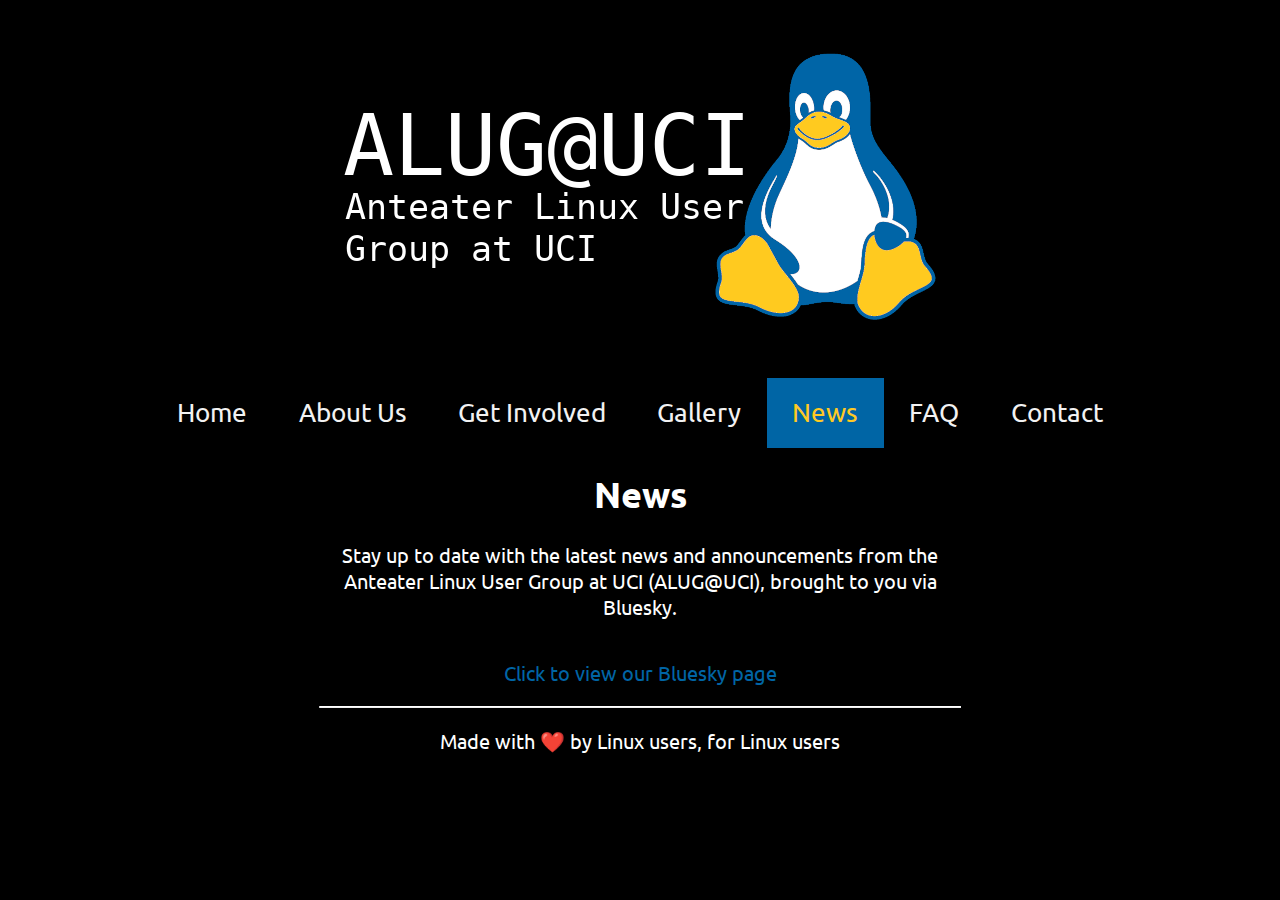
<file: news.html>
<!DOCTYPE html>

<html lang="en">
    <head>
    <meta charset="UTF-8" />
    <meta name="viewport" content="width=device-width, initial-scale=1.0" />
    <title>ALUG@UCI - News</title>
    <link rel="stylesheet" href="assets/css/style.css" />
    <link rel="icon" type="image/png" href="assets/images/ALUG@UCI_icon.png" />
    <link rel="preconnect" href="https://fonts.googleapis.com" />
    <link rel="preconnect" href="https://fonts.gstatic.com" crossorigin />
    <link
      href="https://fonts.googleapis.com/css2?family=Ubuntu+Mono:ital,wght@0,400;0,700;1,400;1,700&family=Ubuntu:ital,wght@0,300;0,400;0,500;0,700;1,300;1,400;1,500;1,700&display=swap"
      rel="stylesheet"
    />

    <script defer data-domain="alugatuci.org" src="https://plausible.io/js/script.outbound-links.js"></script>
    <script>window.plausible = window.plausible || function() { (window.plausible.q = window.plausible.q || []).push(arguments) }</script>
  </head>
  <body>
    <a href="home.html" style="display: block; width: fit-content; margin: 0 auto;">
      <img
      src="assets/images/ALUG@UCI_Logo.png"
      alt="ALUG@UCI Logo"
      class="center-logo"
      style="max-width:100%; height:auto; display:block;"
      />
    </a>
    <br>
    <nav class="topnav">
      <a href="home.html">Home</a>
      <a href="about.html">About Us</a>
      <a href="involved.html">Get Involved</a>
      <a href="gallery.html">Gallery</a>
      <a class="active" href="news.html">News</a>
      <a href="faq.html">FAQ</a>
      <a href="contact.html">Contact</a>
    </nav>

    <h1>
        News
    </h1>
    <p>
        Stay up to date with the latest news and announcements from the Anteater Linux User Group at UCI (ALUG@UCI), brought to you via Bluesky.
    </p>

    <div style="display: flex; justify-content: center; align-items: center; width: 100%;">
          <script 
              src="https://blueskytimeline.com/timeline.js" async data-handle="alugatuci.org" data-theme="dark" data-width="800" data-height="500" data-lang="en" data-ui="2" data-pin="0" data-rp="0" data-thread="0">
          </script>
    </div>
    <a href="https://bsky.app/profile/alugatuci.org" target="_blank" rel="noopener">
      <p>Click to view our Bluesky page</p>
    </a>

    <hr>
    <p>Made with ❤️ by Linux users, for Linux users </p>
  </body>
</html>
</file>
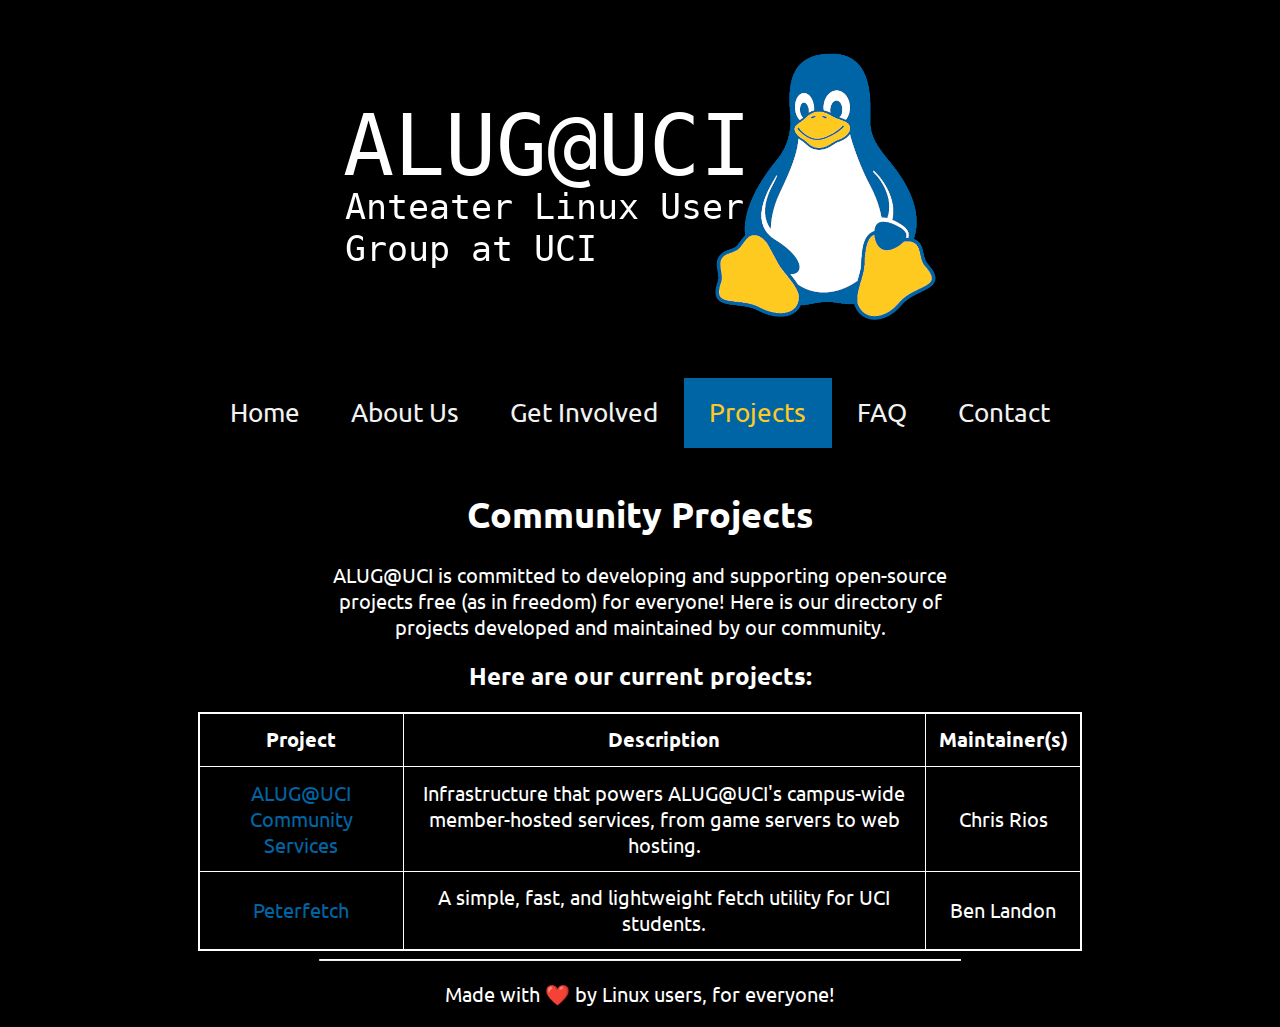
<file: projects.html>
<!DOCTYPE html>
<html lang="en">
  <head>
    <meta charset="UTF-8" />
    <meta name="viewport" content="width=device-width, initial-scale=1.0" />
    <title>ALUG@UCI - Community Projects</title>
    <link rel="stylesheet" href="assets/css/style.css" />
    <link rel="icon" type="image/png" href="assets/images/ALUG@UCI_icon.png" />

    <!-- OpenGraph Meta Tags -->
    <meta property="og:title" content="ALUG@UCI - Community Projects">
    <meta property="og:description" content="Welcome to the Anteater Linux User Group at UC Irvine! ALUG@UCI is a community for Linux users at UCI.">
    <meta property="og:image" content="https://alugatuci.org/assets/images/alug-image.png">
    <meta property="og:image:width" content="901">
    <meta property="og:image:height" content="437">
    <meta property="og:url" content="https://alugatuci.org/home.html">
    <meta property="og:type" content="website">
    <meta property="og:site_name" content="ALUG@UCI - Anteater Linux User Group">

    <!-- Twitter Card Meta Tags -->
    <meta name="twitter:card" content="summary_large_image">
    <meta name="twitter:title" content="Home - ALUG@UCI">
    <meta name="twitter:description" content="Welcome to the Anteater Linux User Group at UC Irvine! ALUG@UCI is a community for Linux users at UCI.">
    <meta name="twitter:image" content="https://alugatuci.org/assets/images/alug-image.png">

    <link rel="preconnect" href="https://fonts.googleapis.com" />
    <link rel="preconnect" href="https://fonts.gstatic.com" crossorigin />
    <link
      href="https://fonts.googleapis.com/css2?family=Ubuntu+Mono:ital,wght@0,400;0,700;1,400;1,700&family=Ubuntu:ital,wght@0,300;0,400;0,500;0,700;1,300;1,400;1,500;1,700&display=swap"
      rel="stylesheet"
    >

    <script defer data-domain="alugatuci.org" src="https://plausible.io/js/script.outbound-links.js"></script>
    <script>window.plausible = window.plausible || function() { (window.plausible.q = window.plausible.q || []).push(arguments) }</script>
  </head>
  <body>
    <a href="home.html" style="display: block; width: fit-content; margin: 0 auto;">
      <img
      src="assets/images/ALUG@UCI_Logo.png"
      alt="ALUG@UCI Logo"
      class="center-logo"
      style="max-width:100%; height:auto; display:block;"
      />
    </a>
    <br>
    <nav class="topnav">
      <a href="home.html">Home</a>
      <a href="about.html">About Us</a>
      <a href="involved.html">Get Involved</a>
      <a class="active" href="projects.html">Projects</a>
      <a href="faq.html">FAQ</a>
      <a href="contact.html">Contact</a>
    </nav>

    <br>

    <h1>Community Projects</h1>
    <p>
        ALUG@UCI is committed to developing and supporting open-source projects free (as in freedom) for
        everyone! Here is our directory of projects developed and maintained by our community.
    </p>

    <h2>Here are our current projects:</h2>

    <table>
      <tr>
        <th>Project</th>
        <th>Description</th>
        <th>Maintainer(s)</th>
      </tr>
      <tr>
        <td><a target="_blank" href="https://github.com/ALUGatUCI/alugvps-server">ALUG@UCI Community Services</a></td>
        <td>Infrastructure that powers ALUG@UCI's campus-wide member-hosted services, from game servers to web hosting.</td>
        <td>Chris Rios</td>
      </tr>
      <tr>
        <td><a target="_blank" href="https://github.com/ALUGatUCI/peterfetch">Peterfetch</a></td>
        <td>A simple, fast, and lightweight fetch utility for UCI students.</td>
        <td>Ben Landon</td>
      </tr>
    </table>

    <hr>

    <p>Made with ❤️ by Linux users, for everyone!</p>
  </body>
</html>
</file>
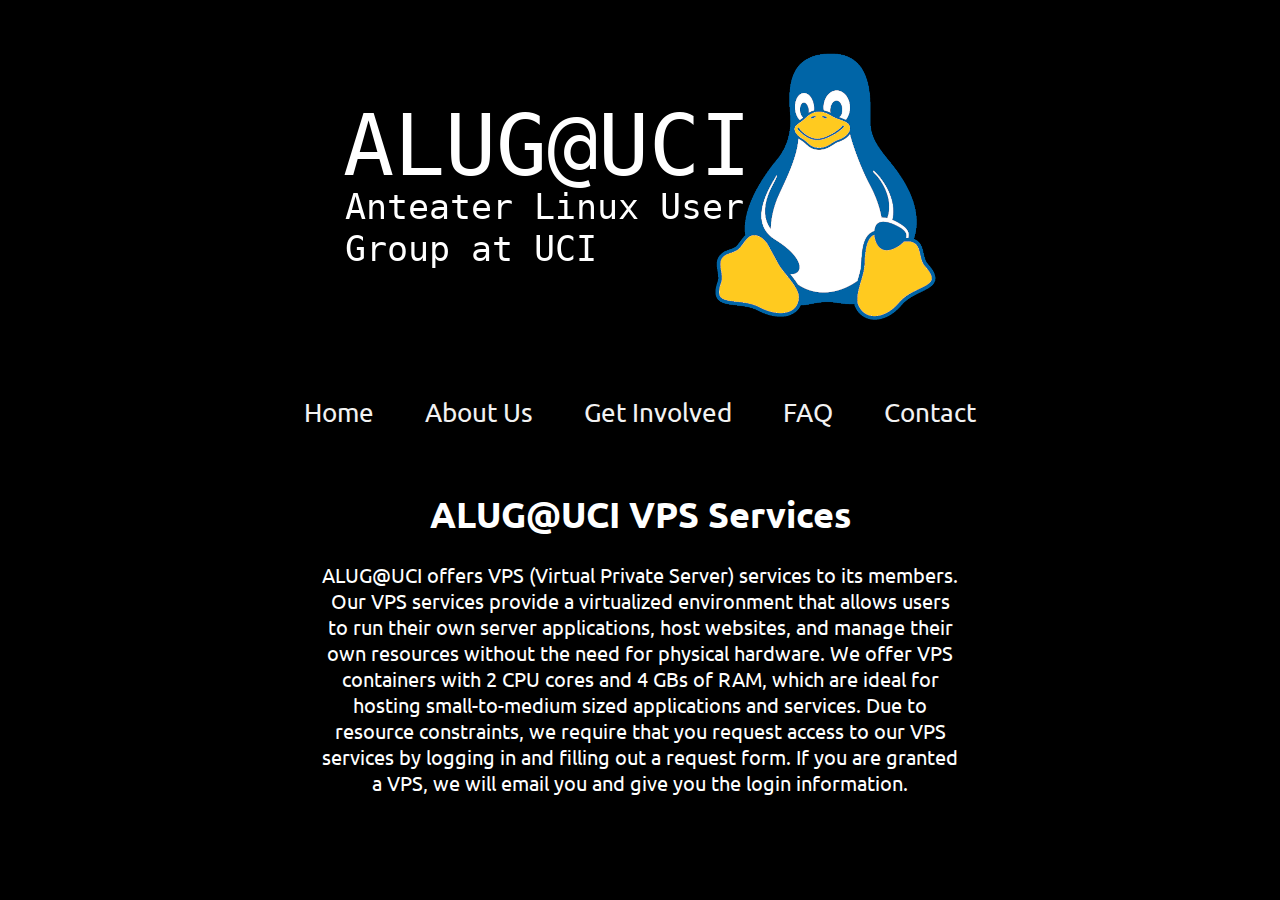
<file: vps.html>
<!DOCTYPE html>
<html lang="en">
    <head>
        <meta charset="UTF-8" />
        <meta name="viewport" content="width=device-width, initial-scale=1.0" />
        <title>ALUG@UCI - Home</title>
        <link rel="stylesheet" href="assets/css/style.css" />
        <link rel="icon" type="image/png" href="assets/images/ALUG@UCI_icon.png" />

        <!-- OpenGraph Meta Tags -->
        <meta property="og:title" content="ALUG@UCI - Home">
        <meta property="og:description" content="Welcome to the Anteater Linux User Group at UC Irvine! ALUG@UCI is a community for Linux users at UCI.">
        <meta property="og:image" content="https://alugatuci.org/assets/images/alug-image.png">
        <meta property="og:image:width" content="901">
        <meta property="og:image:height" content="437">
        <meta property="og:url" content="https://alugatuci.org/home.html">
        <meta property="og:type" content="website">
        <meta property="og:site_name" content="ALUG@UCI - Anteater Linux User Group">

        <!-- Twitter Card Meta Tags -->
        <meta name="twitter:card" content="summary_large_image">
        <meta name="twitter:title" content="Home - ALUG@UCI">
        <meta name="twitter:description" content="Welcome to the Anteater Linux User Group at UC Irvine! ALUG@UCI is a community for Linux users at UCI.">
        <meta name="twitter:image" content="https://alugatuci.org/assets/images/alug-image.png">

        <link rel="preconnect" href="https://fonts.googleapis.com" />
        <link rel="preconnect" href="https://fonts.gstatic.com" crossorigin />
        <link
                href="https://fonts.googleapis.com/css2?family=Ubuntu+Mono:ital,wght@0,400;0,700;1,400;1,700&family=Ubuntu:ital,wght@0,300;0,400;0,500;0,700;1,300;1,400;1,500;1,700&display=swap"
                rel="stylesheet"
        >

        <script defer data-domain="alugatuci.org" src="https://plausible.io/js/script.outbound-links.js"></script>
        <script>window.plausible = window.plausible || function() { (window.plausible.q = window.plausible.q || []).push(arguments) }</script>
    </head>
    <body>
        <a href="home.html" style="display: block; width: fit-content; margin: 0 auto;">
            <img
                    src="assets/images/ALUG@UCI_Logo.png"
                    alt="ALUG@UCI Logo"
                    class="center-logo"
                    style="max-width:100%; height:auto; display:block;"
            />
        </a>
        <br>
        <nav class="topnav">
            <a href="home.html">Home</a>
            <a href="about.html">About Us</a>
            <a href="involved.html">Get Involved</a>
            <a href="faq.html">FAQ</a>
            <a href="contact.html">Contact</a>
        </nav>

        <br>

        <h1>
            ALUG@UCI VPS Services
        </h1>
        <p>
            ALUG@UCI offers VPS (Virtual Private Server) services to its members. Our VPS services provide a virtualized environment
            that allows users to run their own server applications, host websites, and manage their own resources without the need
            for physical hardware. We offer VPS containers with 2 CPU cores and 4 GBs of RAM, which are ideal for hosting small-to-medium
            sized applications and services.

            Due to resource constraints, we require that you request access to our VPS services by logging in and filling out a request form.
            If you are granted a VPS, we will email you and give you the login information.
        </p>
    </body>
</html>
</file>
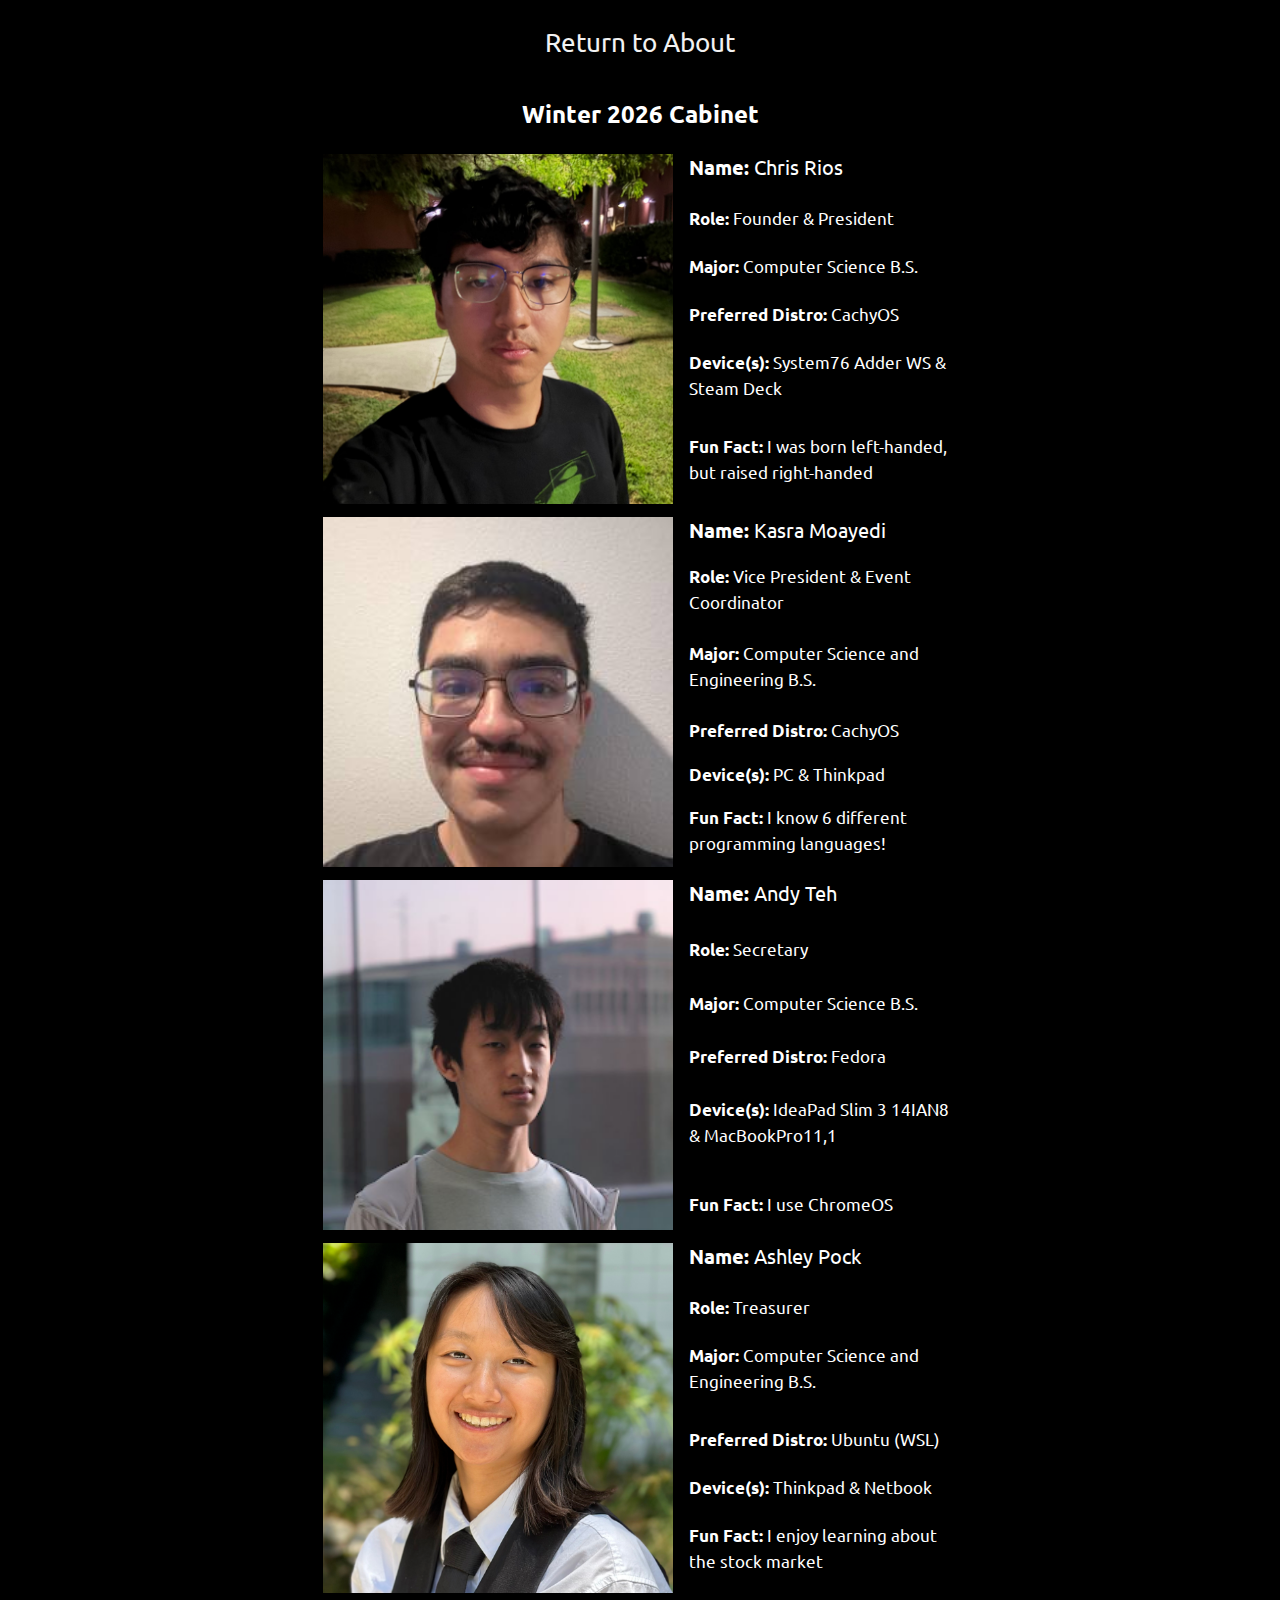
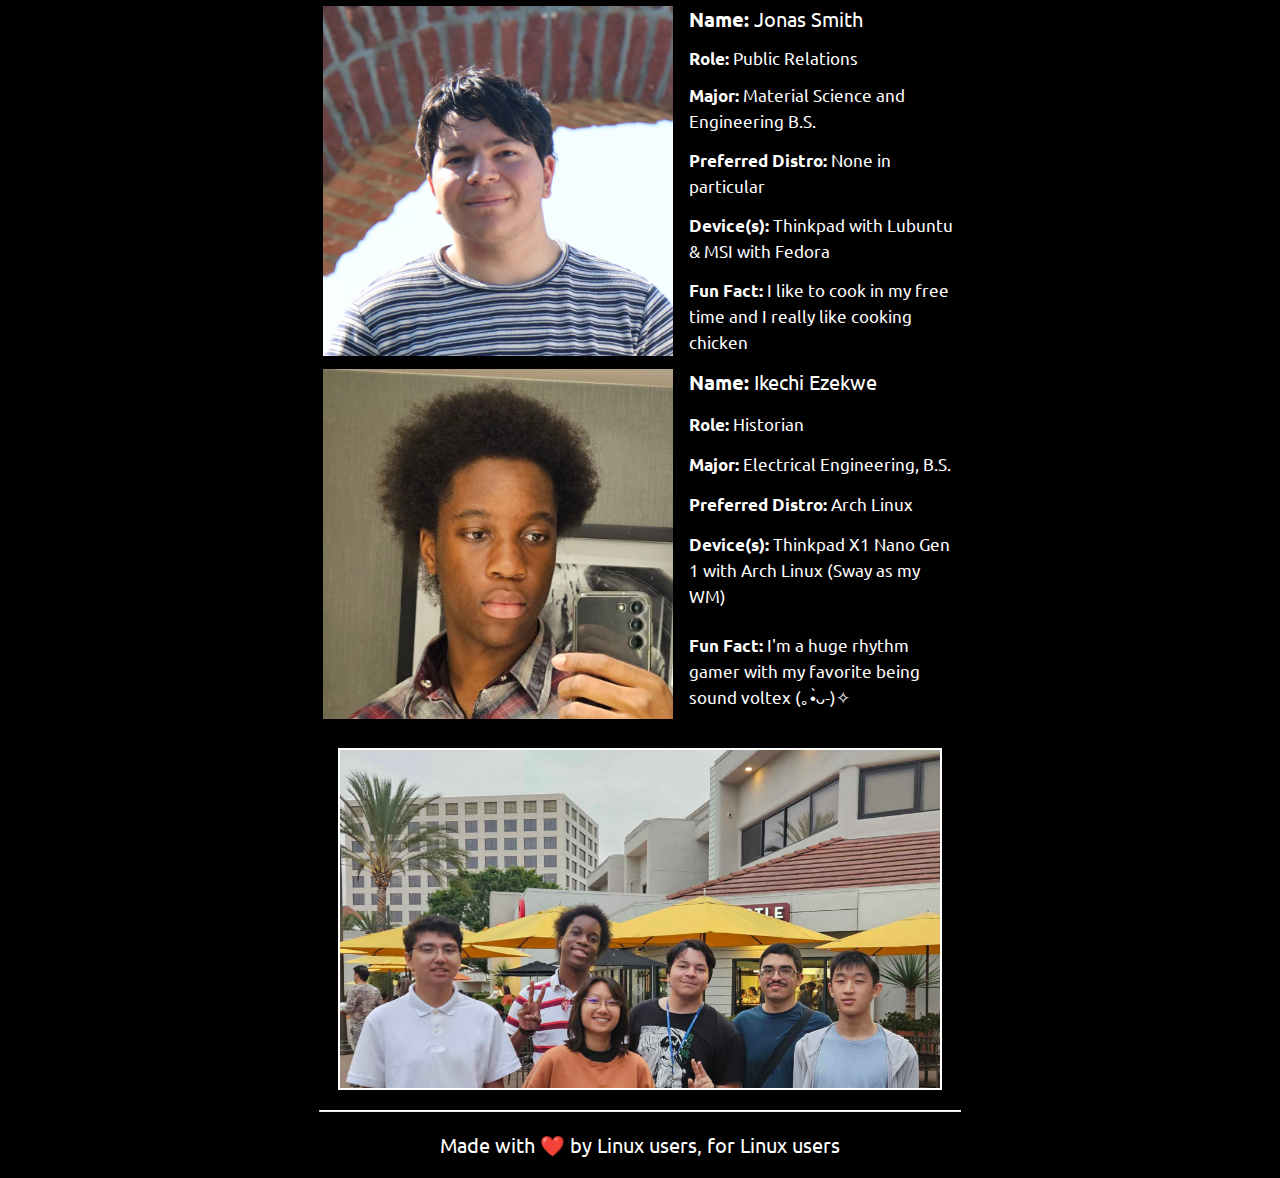
<file: cabinet/cabinet_winter_2026.html>
<!DOCTYPE html>
<html lang="en">
<head>
    <meta charset="UTF-8">
    <title>ALUG@UCI - Winter 2026 Cabinet</title>
    <meta charset="UTF-8" />
    <meta name="viewport" content="width=device-width, initial-scale=1.0" />
    <title>ALUG@UCI - Winter 2026 Cabinet</title>
    <link rel="stylesheet" href="../assets/css/style.css" />
    <link rel="icon" type="image/png" href="../assets/images/ALUG@UCI_icon.png" />
    <link rel="preconnect" href="https://fonts.googleapis.com" />
    <link rel="preconnect" href="https://fonts.gstatic.com" crossorigin />
    <link
            href="https://fonts.googleapis.com/css2?family=Ubuntu+Mono:ital,wght@0,400;0,700;1,400;1,700&family=Ubuntu:ital,wght@0,300;0,400;0,500;0,700;1,300;1,400;1,500;1,700&display=swap"
            rel="stylesheet"
    />

  <script defer data-domain="alugatuci.org" src="https://plausible.io/js/script.outbound-links.js"></script>
  <script>window.plausible = window.plausible || function() { (window.plausible.q = window.plausible.q || []).push(arguments) }</script>
</head>
<body>
<nav class="topnav">
  <a href="../about.html">Return to About</a>
</nav>
<h2>Winter 2026 Cabinet</h2>
<table class="list-table">
  <tr>
    <td rowspan="6" style="width: 350px;"><img src="../assets/images/about/chris_r.webp" alt="Chris Rios" width="350" height="350"></td>
    <td><strong>Name: </strong>Chris Rios</td>
  </tr>
  <tr>
    <td><small><strong>Role: </strong>Founder & President</small></td>
  </tr>
  <tr>
    <td><small><strong>Major: </strong>Computer Science B.S.</small></td>
  </tr>
  <tr>
    <td><small><strong>Preferred Distro: </strong>CachyOS</small></td>
  </tr>
  <tr>
    <td><small><strong>Device(s): </strong>System76 Adder WS & Steam Deck</small></td>
  </tr>
  <tr>
    <td><small><strong>Fun Fact: </strong>I was born left-handed, but raised right-handed</small></td>
  </tr>
</table>
<table class="list-table">
  <tr>
    <td rowspan="6" style="width: 350px;"><img src="../assets/images/about/kasra.jpg" alt="Kasra Moayedi" width="350" height="350"></td>
    <td><strong>Name: </strong>Kasra Moayedi</td>
  </tr>
  <tr>
    <td><small><strong>Role: </strong>Vice President & Event Coordinator</small></td>
  </tr>
  <tr>
    <td><small><strong>Major: </strong>Computer Science and Engineering B.S.</small></td>
  </tr>
  <tr>
    <td><small><strong>Preferred Distro: </strong>CachyOS</small></td>
  </tr>
  <tr>
    <td><small><strong>Device(s): </strong>PC & Thinkpad</small></td>
  </tr>
  <tr>
    <td><small><strong>Fun Fact: </strong>I know 6 different programming languages!</small></td>
  </tr>
</table>
<table class="list-table">
  <tr>
    <td rowspan="6" style="width: 350px;"><img src="../assets/images/about/andy_t.png" alt="Andy Teh" width="350" height="350"></td>
    <td><strong>Name: </strong>Andy Teh</td>
  </tr>
  <tr>
    <td><small><strong>Role: </strong>Secretary</small></td>
  </tr>
  <tr>
    <td><small><strong>Major: </strong>Computer Science B.S.</small></td>
  </tr>
  <tr>
    <td><small><strong>Preferred Distro: </strong>Fedora</small></td>
  </tr>
  <tr>
    <td><small><strong>Device(s): </strong>IdeaPad Slim 3 14IAN8 & MacBookPro11,1</small></td>
  </tr>
  <tr>
    <td><small><strong>Fun Fact: </strong>I use ChromeOS</small></td>
  </tr>
</table>
<table class="list-table">
  <tr>
    <td rowspan="6" style="width: 350px;"><img src="../assets/images/about/Ashley_Pock.png" alt="Ashley Pock" width="350" height="350"></td>
    <td><strong>Name: </strong>Ashley Pock</td>
  </tr>
  <tr>
    <td><small><strong>Role: </strong>Treasurer</small></td>
  </tr>
  <tr>
    <td><small><strong>Major: </strong>Computer Science and Engineering B.S.</small></td>
  </tr>
  <tr>
    <td><small><strong>Preferred Distro: </strong>Ubuntu (WSL)</small></td>
  </tr>
  <tr>
    <td><small><strong>Device(s): </strong>Thinkpad & Netbook</small></td>
  </tr>
  <tr>
    <td><small><strong>Fun Fact: </strong>I enjoy learning about the stock market</small></td>
  </tr>
</table>
<table class="list-table">
  <tr>
    <td rowspan="6" style="width: 350px;"><img src="../assets/images/about/jonas_s.jpeg" alt="Andy Teh" width="350" height="350"></td>
    <td><strong>Name: </strong>Jonas Smith</td>
  </tr>
  <tr>
    <td><small><strong>Role: </strong>Public Relations</small></td>
  </tr>
  <tr>
    <td><small><strong>Major: </strong>Material Science and Engineering B.S.</small></td>
  </tr>
  <tr>
    <td><small><strong>Preferred Distro: </strong>None in particular</small></td>
  </tr>
  <tr>
    <td><small><strong>Device(s): </strong>Thinkpad with Lubuntu & MSI with Fedora</small></td>
  </tr>
  <tr>
    <td><small><strong>Fun Fact: </strong>I like to cook in my free time and I really like cooking chicken</small></td>
  </tr>
</table>
<table class="list-table">
  <tr>
    <td rowspan="6" style="width: 350px;"><img src="../assets/images/about/Ikechi.jpg" alt="Ikechi Ezekwe" width="350" height="350"></td>
    <td><strong>Name: </strong>Ikechi Ezekwe</td>
  </tr>
  <tr>
    <td><small><strong>Role: </strong>Historian</small></td>
  </tr>
  <tr>
    <td><small><strong>Major: </strong>Electrical Engineering, B.S.</small></td>
  </tr>
  <tr>
    <td><small><strong>Preferred Distro: </strong>Arch Linux</small></td>
  </tr>
  <tr>
    <td><small><strong>Device(s): </strong> Thinkpad X1 Nano Gen 1 with Arch Linux (Sway as my WM)</small></td>
  </tr>
  <tr>
    <td><small><strong>Fun Fact: </strong>I'm a huge rhythm gamer with my favorite being sound voltex (⁠｡⁠•̀⁠ᴗ⁠-⁠)⁠✧</small></td>
  </tr>
</table>
<img
        src="../assets/images/about/whole_team_2025_2026.jpg"
        alt="ALUG@UCI Officer Group Photo 2025-2026"
        class="group-photo-img"
>
<hr>
<p>Made with ❤️ by Linux users, for Linux users </p>
</body>
</html>
</title>
</head>
<body>

</body>
</html>
</file>
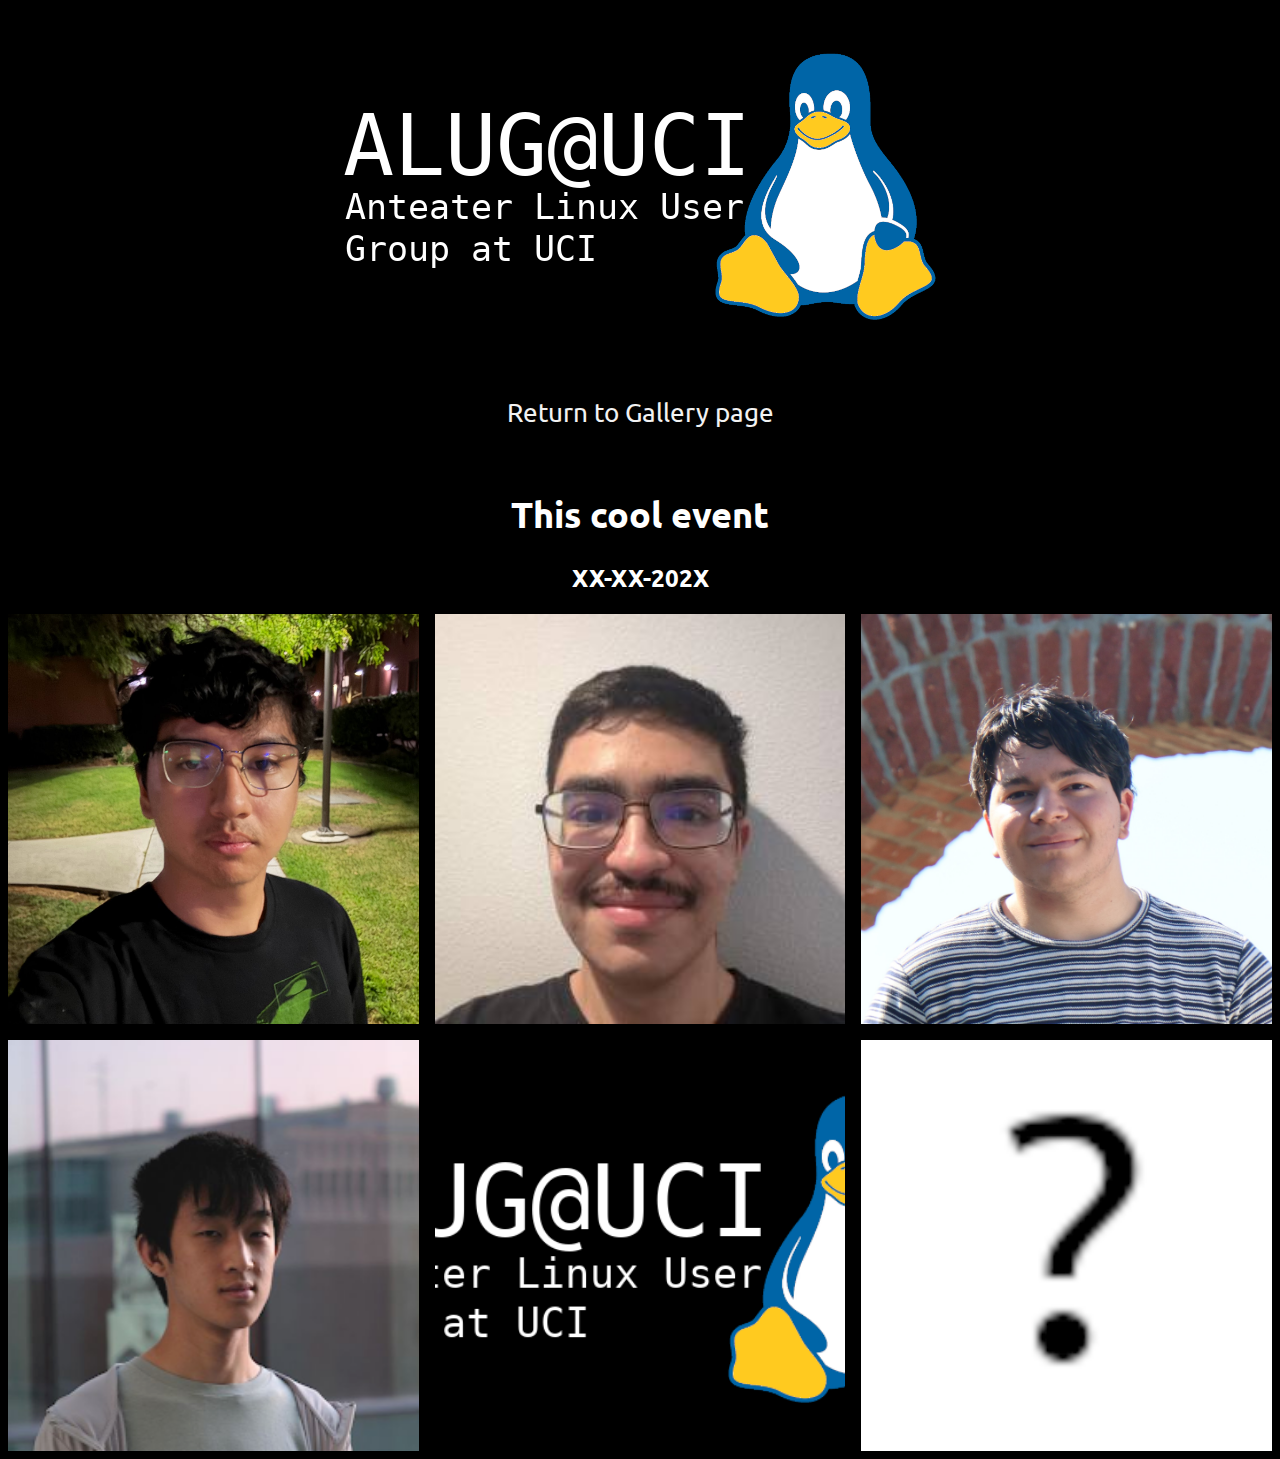
<file: gallery/template_page.html>
<!DOCTYPE html>
<html lang="en">
  <head>
    <meta charset="UTF-8" />
    <meta name="viewport" content="width=device-width, initial-scale=1.0" />
    <title>Home - ALUG@UCI</title>
    <link rel="stylesheet" href="../assets/css/style.css" />
    <link rel="icon" type="image/png" href="assets/images/ALUG@UCI_icon.png" />
    <link rel="preconnect" href="https://fonts.googleapis.com" />
    <link rel="preconnect" href="https://fonts.gstatic.com" crossorigin />
    <link 
      href="https://fonts.googleapis.com/css2?family=Ubuntu+Mono:ital,wght@0,400;0,700;1,400;1,700&family=Ubuntu:ital,wght@0,300;0,400;0,500;0,700;1,300;1,400;1,500;1,700&display=swap" 
      rel="stylesheet"
    >

    <script defer data-domain="alugatuci.org" src="https://plausible.io/js/script.outbound-links.js"></script>
    <script>window.plausible = window.plausible || function() { (window.plausible.q = window.plausible.q || []).push(arguments) }</script>
  </head>
  <body>
    <a href="../home.html" style="display: block; width: fit-content; margin: 0 auto;">
      <img
      src="../assets/images/ALUG@UCI_Logo.png"
      alt="ALUG@UCI Logo"
      class="center-logo"
      style="max-width:100%; height:auto; display:block;"
      />
    </a>
    <br>
    <nav class="topnav">
      <a href="../gallery.html">Return to Gallery page</a>
    </nav>
    <br>
    <h1>This cool event</h1>
    <h2>XX-XX-202X</h2>
    <div class="photo-grid" style="display: grid; grid-template-columns: repeat(3, 1fr); gap: 16px;">
        <div class="photo-item" style="aspect-ratio: 1 / 1; overflow: hidden; display: flex; align-items: center; justify-content: center;">
            <a href="../assets/images/about/chris_r.webp" target="_blank" rel="noopener" style="width:100%; height:100%; display: flex; align-items: center; justify-content: center;">
                <img src="../assets/images/about/chris_r.webp" alt="Photo 1" style="width:100%; height:100%; object-fit: cover; display: block;">
            </a>
        </div>
        <div class="photo-item" style="aspect-ratio: 1 / 1; overflow: hidden; display: flex; align-items: center; justify-content: center;">
            <a href="../assets/images/about/kasra.jpg" target="_blank" rel="noopener" style="width:100%; height:100%; display: flex; align-items: center; justify-content: center;">
                <img src="../assets/images/about/kasra.jpg" alt="Photo 2" style="width:100%; height:100%; object-fit: cover; display: block;">
            </a>
        </div>
        <div class="photo-item" style="aspect-ratio: 1 / 1; overflow: hidden; display: flex; align-items: center; justify-content: center;">
            <a href="../assets/images/about/jonas_s.jpeg" target="_blank" rel="noopener" style="width:100%; height:100%; display: flex; align-items: center; justify-content: center;">
                <img src="../assets/images/about/jonas_s.jpeg" alt="Photo 3" style="width:100%; height:100%; object-fit: cover; display: block;">
            </a>
        </div>
        <div class="photo-item" style="aspect-ratio: 1 / 1; overflow: hidden; display: flex; align-items: center; justify-content: center;">
            <a href="../assets/images/about/andy_t.png" target="_blank" rel="noopener" style="width:100%; height:100%; display: flex; align-items: center; justify-content: center;">
                <img src="../assets/images/about/andy_t.png" alt="Photo 4" style="width:100%; height:100%; object-fit: cover; display: block;">
            </a>
        </div>
        <div class="photo-item" style="aspect-ratio: 1 / 1; overflow: hidden; display: flex; align-items: center; justify-content: center;">
            <a href="../assets/images/ALUG@UCI_Logo.png" target="_blank" rel="noopener" style="width:100%; height:100%; display: flex; align-items: center; justify-content: center;">
                <img src="../assets/images/ALUG@UCI_Logo.png" alt="Photo 5" style="width:100%; height:100%; object-fit: cover; display: block;">
            </a>
        </div>
        <div class="photo-item" style="aspect-ratio: 1 / 1; overflow: hidden; display: flex; align-items: center; justify-content: center;">
            <a href="../assets/images/placeholder.png" target="_blank" rel="noopener" style="width:100%; height:100%; display: flex; align-items: center; justify-content: center;">
                <img src="../assets/images/placeholder.png" alt="Photo 6" style="width:100%; height:100%; object-fit: cover; display: block;">
            </a>
        </div>
    </div>
    </div>
  </body>
</html>
</file>
<file: assets/css/style.css>
body {
  background: #000;
  color: #fff;
  font-family: "Ubuntu", sans-serif;
}

h1,
h2,
h3,
p,
ul,
li {
  text-align: center;
  margin-left: auto;
  margin-right: auto;
}

h1,
h2,
h3,
p,
ul {
  max-width: 50vw;
}

p,
ul {
  font-size: 1.25rem;
}

ul {
  list-style-position: inside;
}

table {
  max-width: 70%;
  border: 2px solid #fff;
  border-collapse: collapse;
  text-align: center;
  margin: 0 auto;
  background: transparent;
}

h1 {
  font-size: 36px;
}

th,
td {
  border: 1px solid #fff;
  padding: 1vw;
  font-size: 1.25rem;
  background: transparent;
}

hr {
  max-width: 50vw;
  border-top: 1px solid #fff;
}

a {
  color: #0065a5;
  text-decoration: none;
}

a:visited {
  color: #ffc924;
}

#news {
  font-size: 2rem;
  color: yellow;
}

.topnav {
  background: #000;
  display: flex;
  justify-content: center;
}

.topnav a {
  color: #f2f2f2;
  padding: 1.5vw 2vw;
  font-size: 2vw;
}

.topnav a:hover {
  background: #ddd;
  color: #000;
}

.topnav a.active {
  background: #0065a5;
  color: #ffc924;
}

.center-logo,
.group-photo,
.assemble-img {
  display: block;
  margin: 0 auto;
}

.group-photo {
  max-width: 50vw;
  width: 100%;
  height: auto;
}

.team-row {
  display: flex;
  max-width: 80vw;
  margin: 0 auto;
  flex-wrap: wrap;
}

.team-row table {
  width: 35vw;
}

.img-cell {
  text-align: center;
}

.assemble-img {
  max-width: 50vw;
  width: 100%;
  height: auto;
}

.btn {
  display: block;
  width: 100%;
  padding: 1vw 0;
  border: none;
  border-radius: 0.5vw;
  font-weight: bold;
  text-align: center;
  margin-top: auto;
}

.btn-involved {
  margin-top: 1rem;
  max-width: 600px;
  display: inline-block;
}

.btn.discord {
  background: #5865f2;
  color: #fff;
}

.btn.github {
  background: #fff;
  color: #000;
}

.btn.instagram {
  background-color: #f940d6;
  color: #fff
}

.btn.bluesky {
  background-color: #0b86fe;
  color: #fff
}

.btn.youtube {
  background-color: #FF0000;
  color: #fff
}

.btn.discord:hover {
  background: #464dd3;
}

.btn.github:hover {
  background: #dfe2e4;
}

.btn.instagram:hover {
  background-color: #e138c5;
}

.btn.bluesky:hover {
  background-color: #0570e2;
}

.btn.youtube:hover {
  background-color: #cd0101;
}

.btn.calendar {
  background: #388e3c;
  color: #fff;
}

.calendar-container {
  display: flex;
  justify-content: center;
}

.calendar-iframe {
  border: 0;
}

.flex-col-bottom {
  display: flex;
  flex-direction: column;
  height: 100%;
  min-height: 250px;
}

@media (max-width: 900px) {
  h1,
  h2,
  h3,
  p,
  ul,
  hr,
  .assemble-img {
    max-width: 95vw;
  }
  .team-row {
    flex-direction: column;
    align-items: center;
  }
  table {
    width: 90vw;
    min-width: 0;
  }

  .btn-involved {
    padding: 1rem 0;
  }
}

.cards-container {
  display: grid;
  gap: 1.5rem;
  grid-template-columns: 1fr; /* defaults the container to single column */
}

.list-table {
  width: 650px;
  border-collapse: collapse;
  border: none;
  text-align: left;
}
.list-table td {
  vertical-align: top;
  padding: 4px 8px;
  border: none;
  text-align: left;
}

.group-photo-img {
  display: block;
  margin: 20px auto;
  max-width: 600px;
  width: 100%;
  height: auto;
  border: 2px solid #fff;
}

@media (max-width: 600px) {
  .list-table,
  .list-table tr,
  .list-table td {
    display: block;
    width: 100%;
    border: none !important;
    text-align: center !important;
  }
  .list-table td[rowspan] {
    width: 100% !important;
    text-align: center;
    margin-bottom: 12px;
  }
  .list-table img {
    width: 100% !important;
    height: auto !important;
    max-width: 350px;
    margin: 0 auto;
  }
  .group-photo {
      width: 90vw;
      max-width: 100%;
      height: auto;
      margin: 0 auto;
  }
}
</file>
